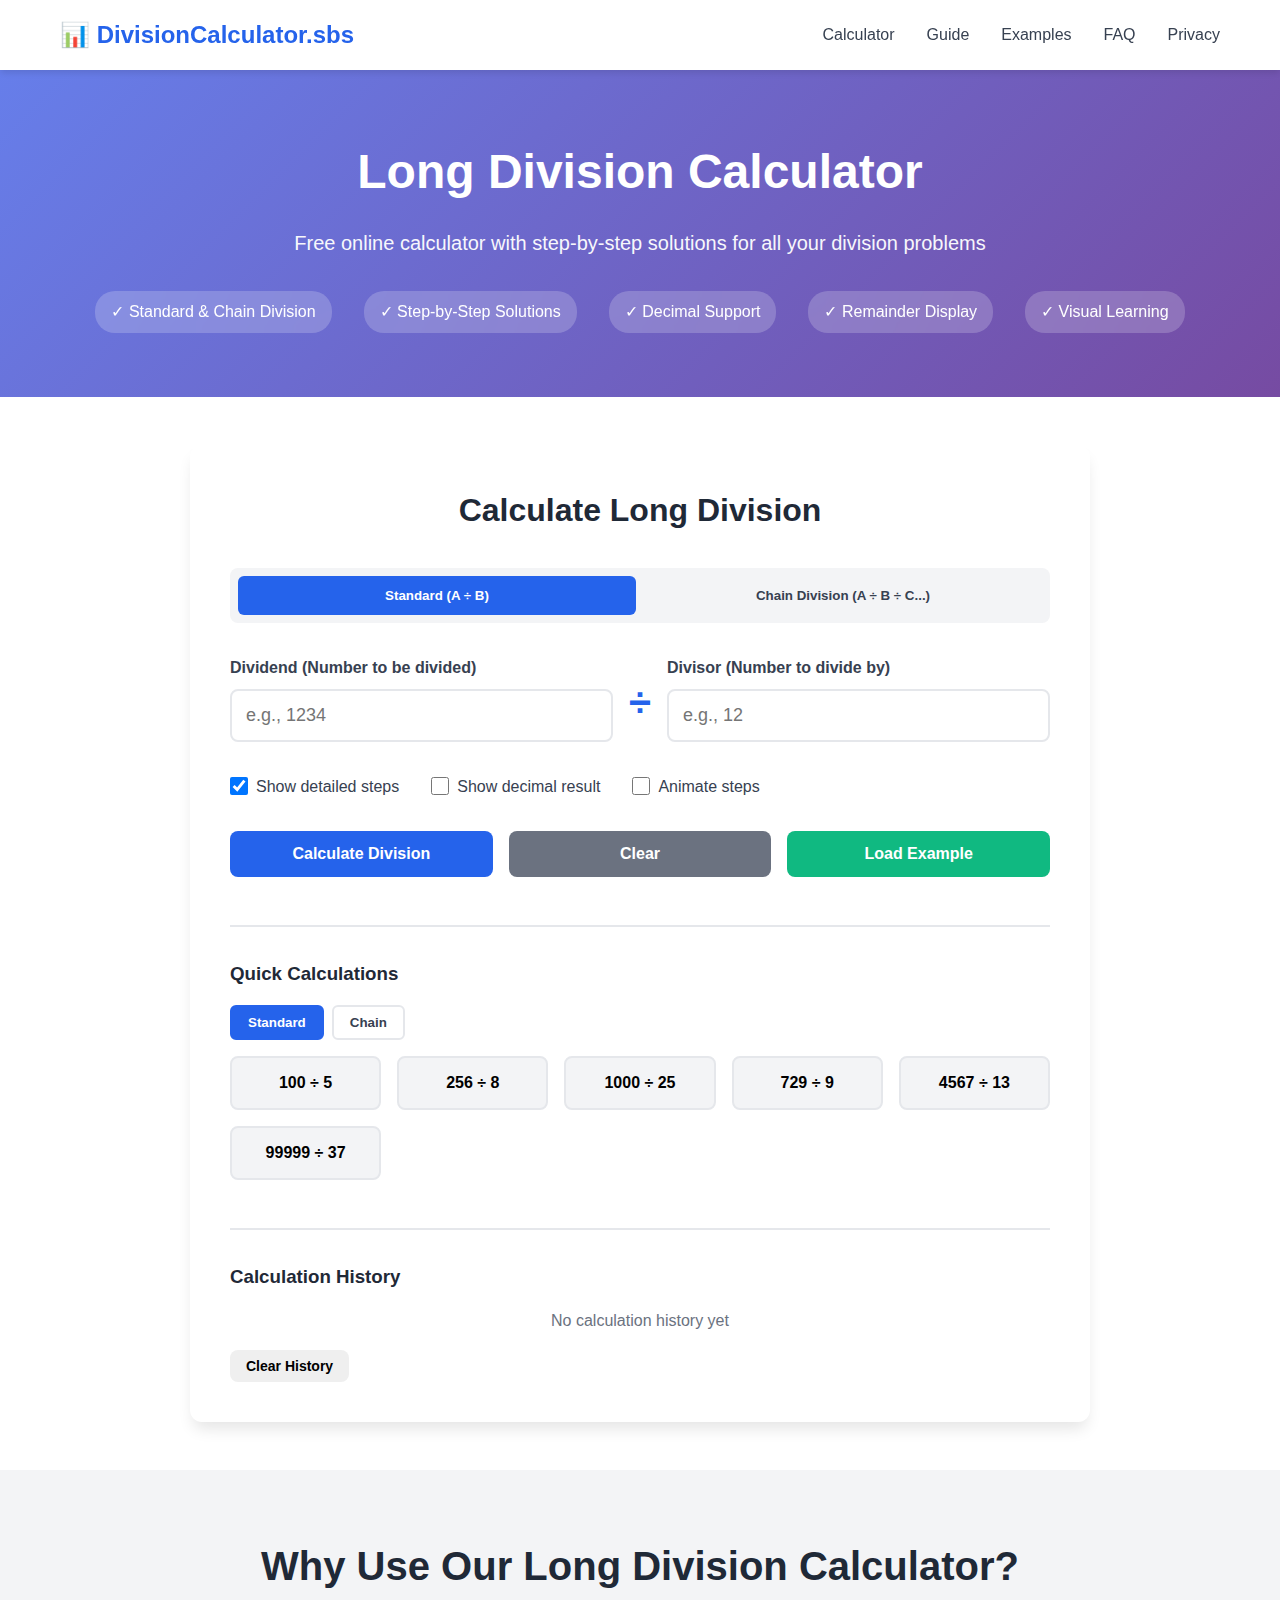
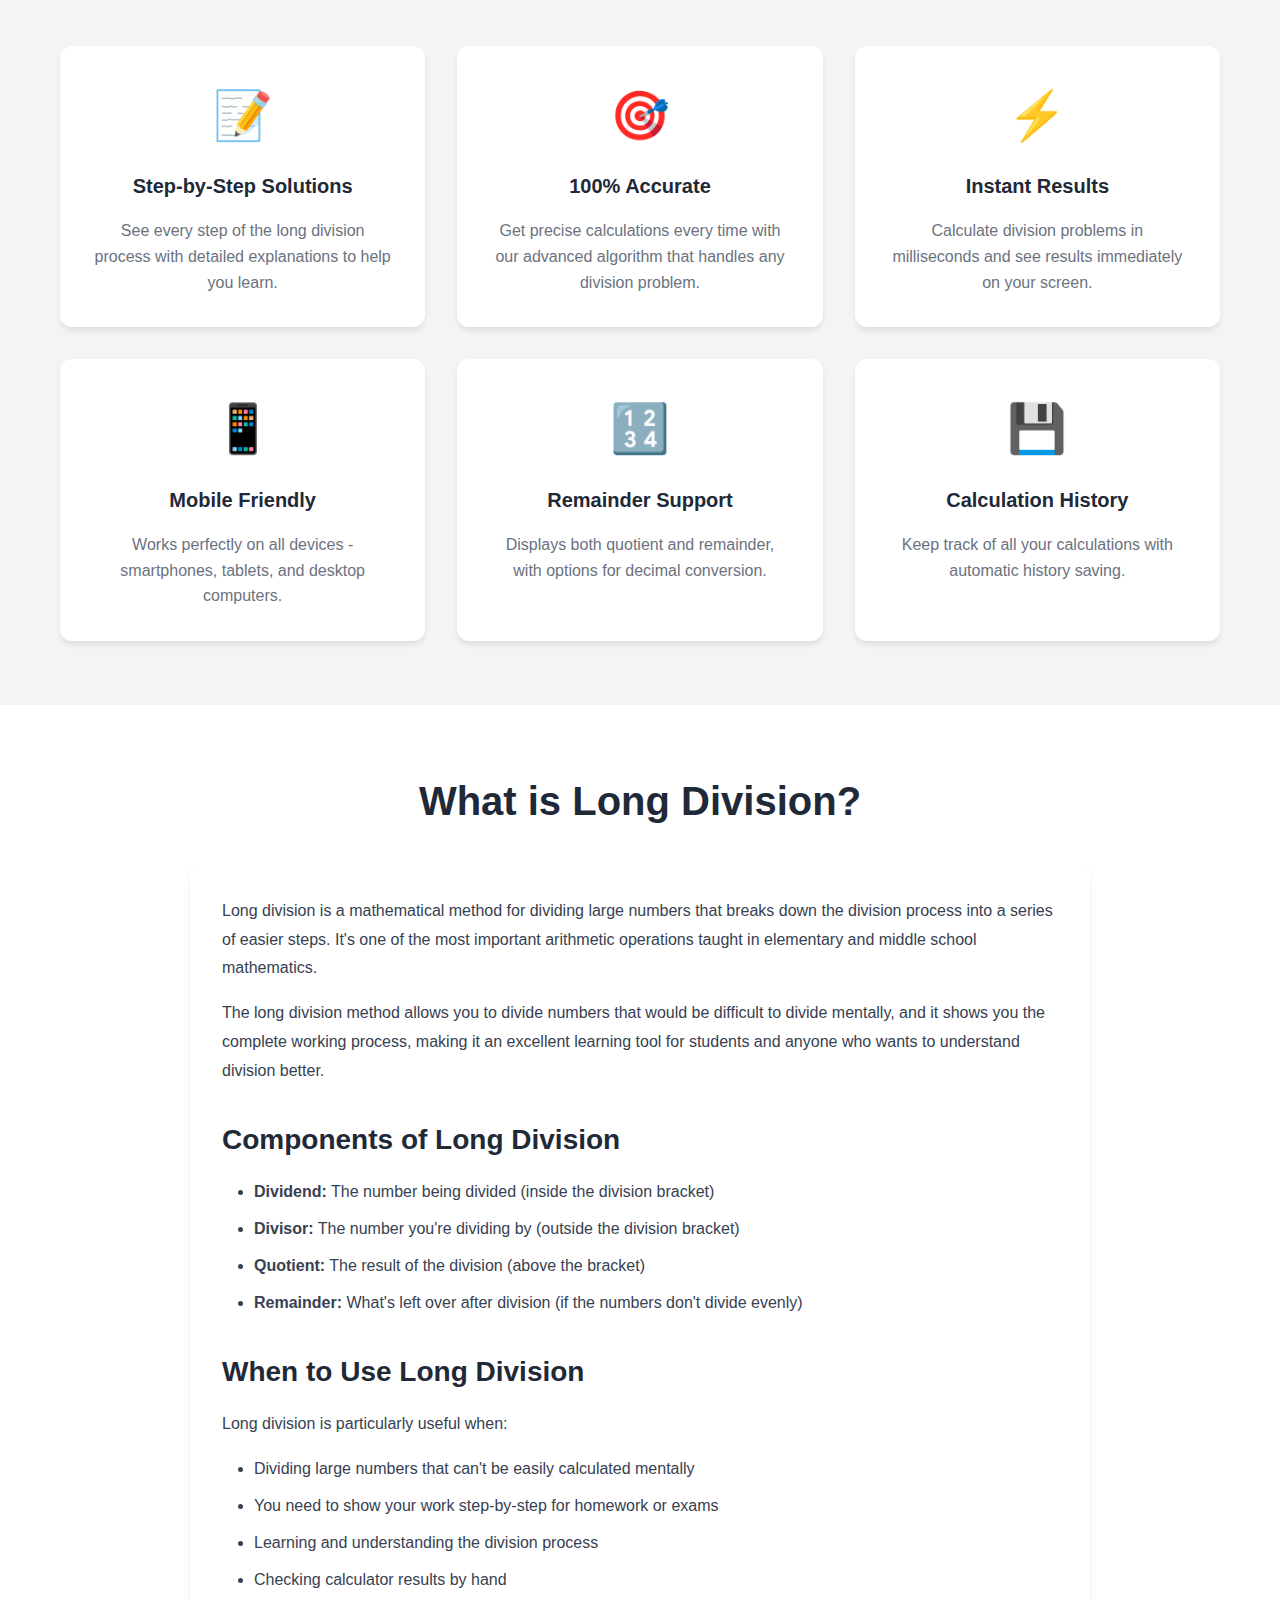
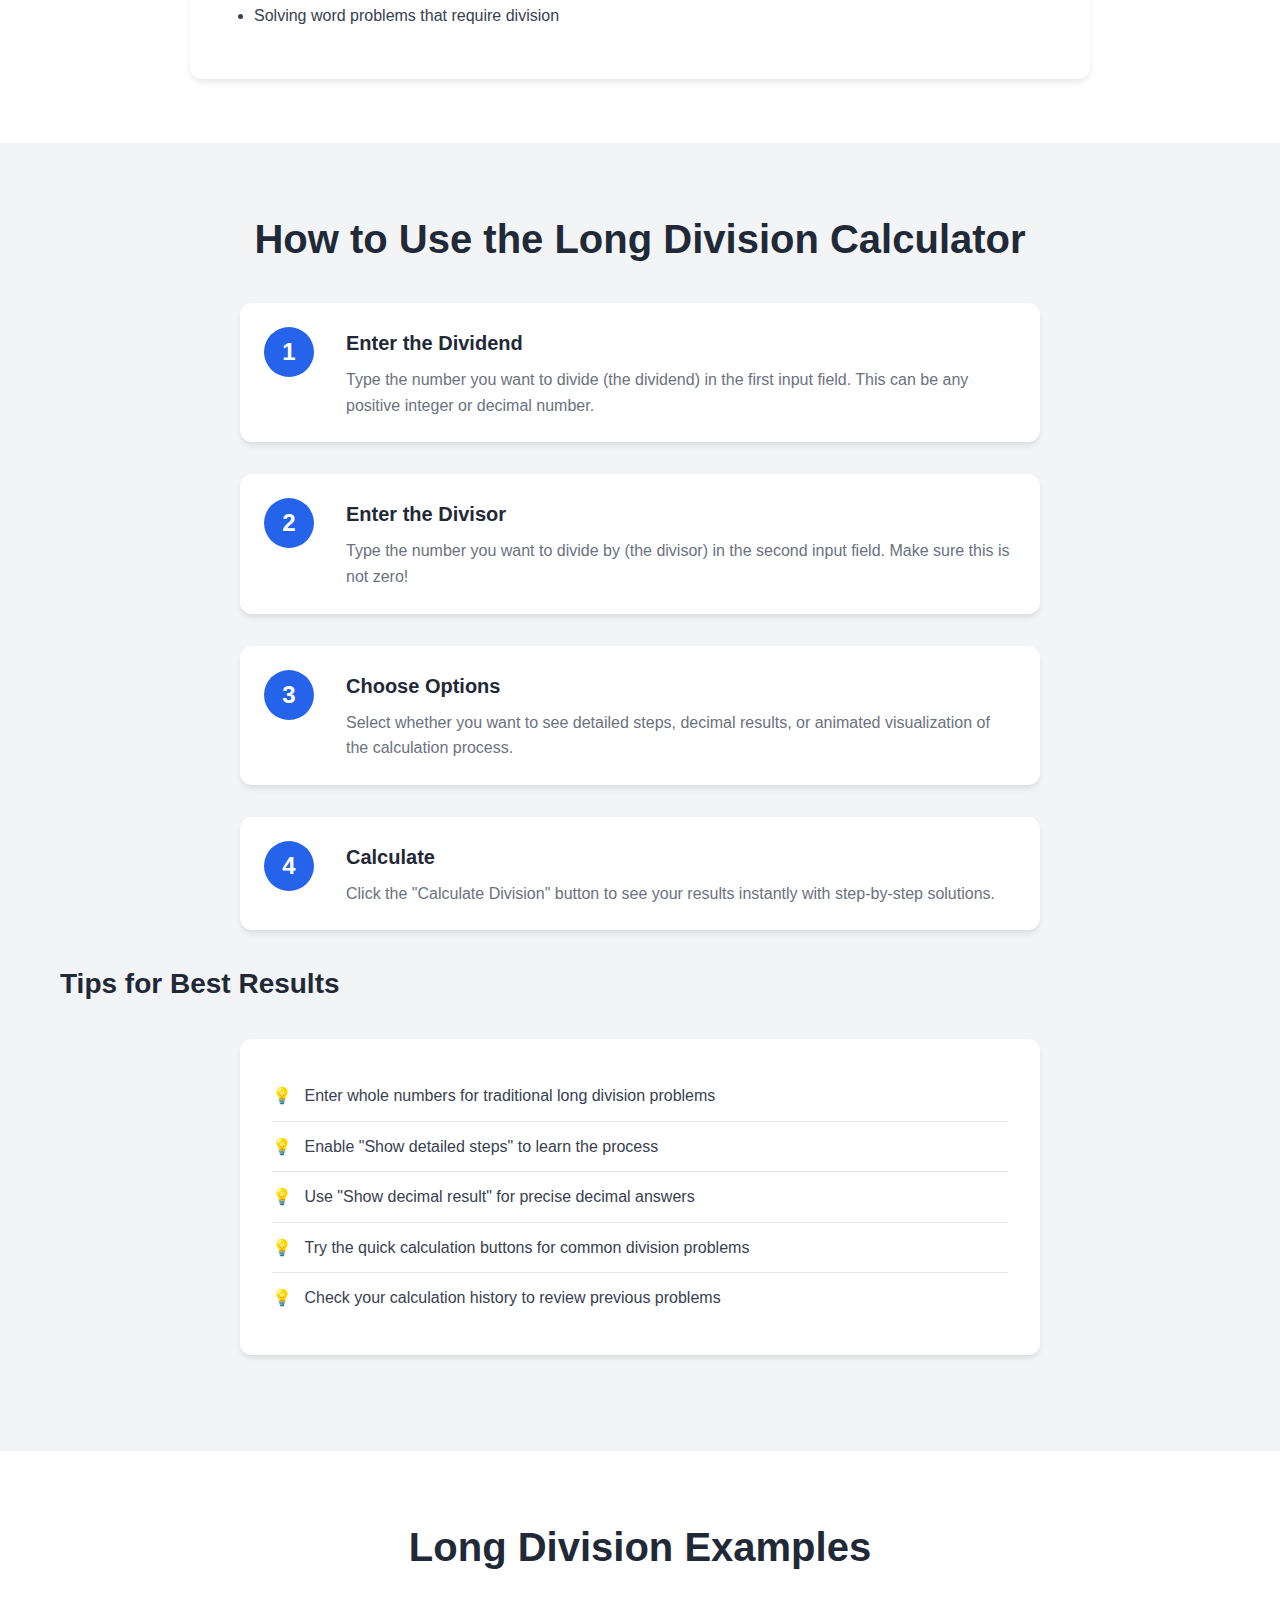
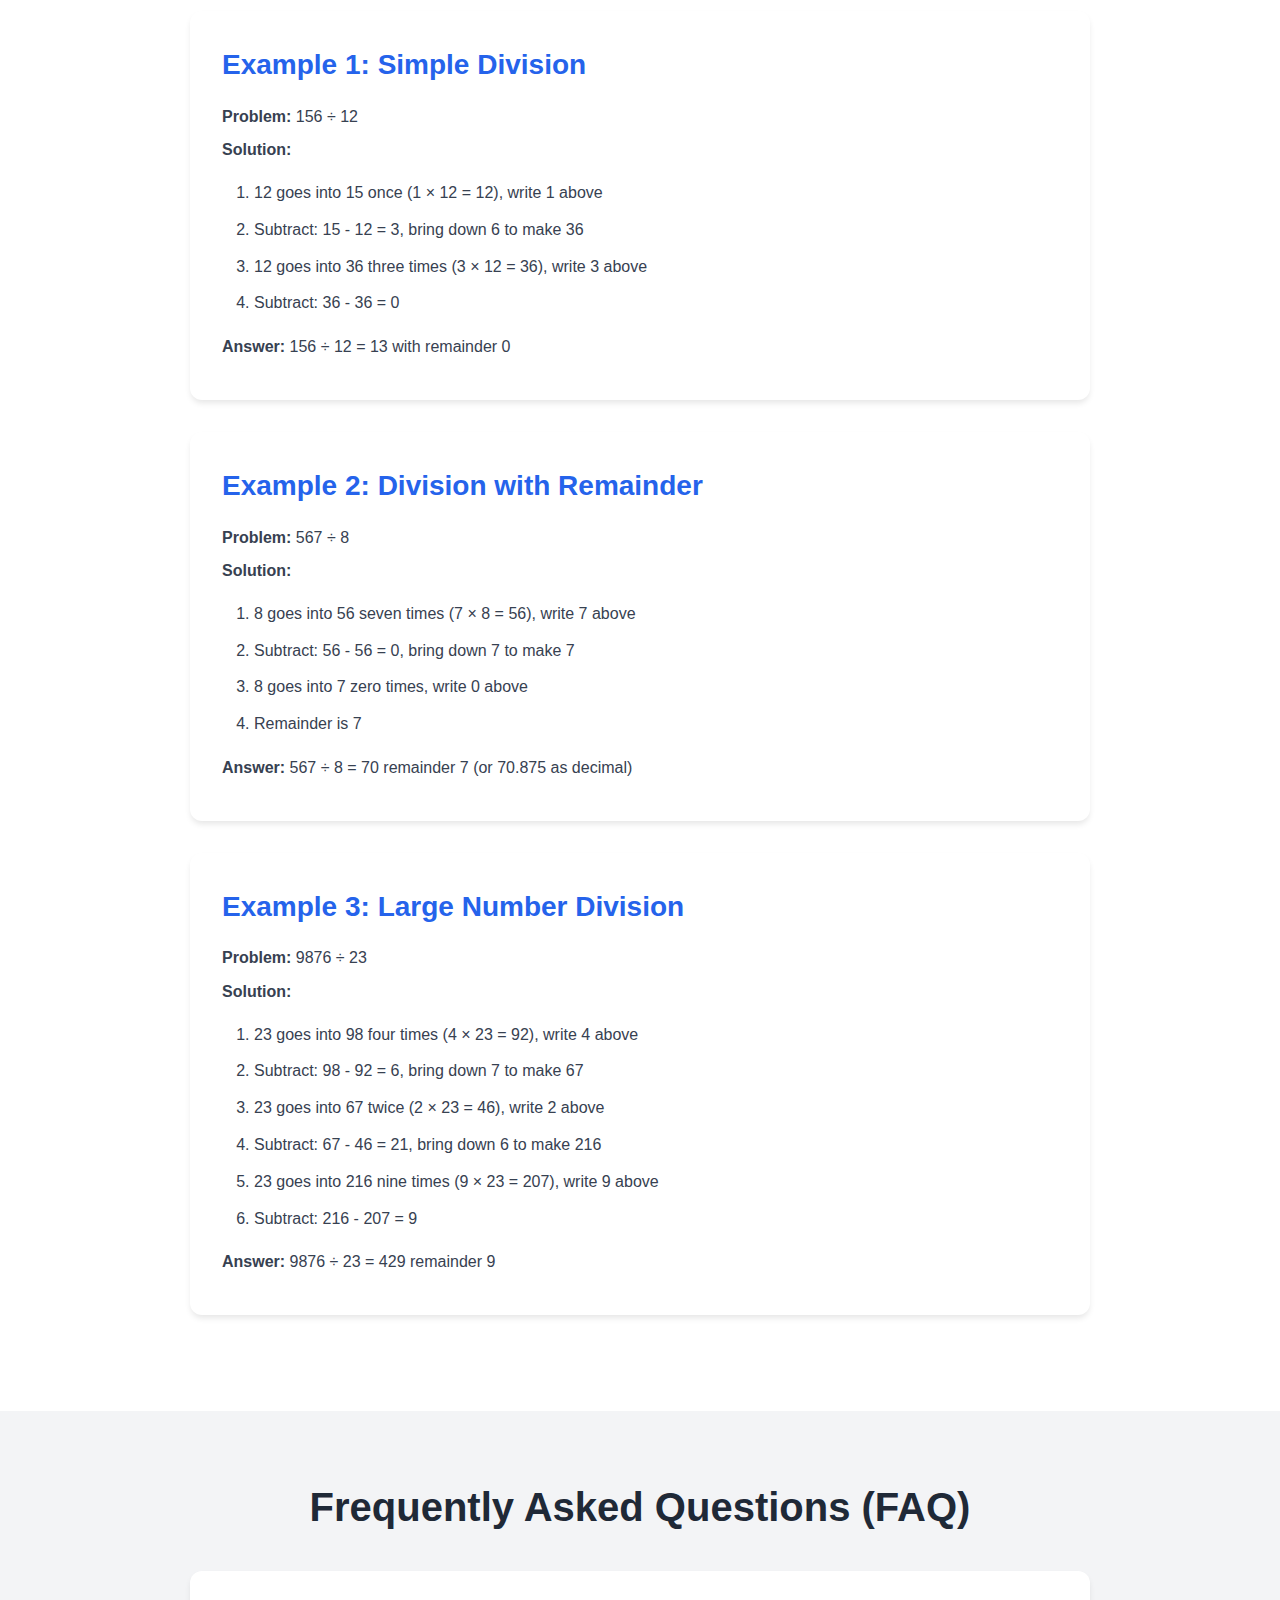
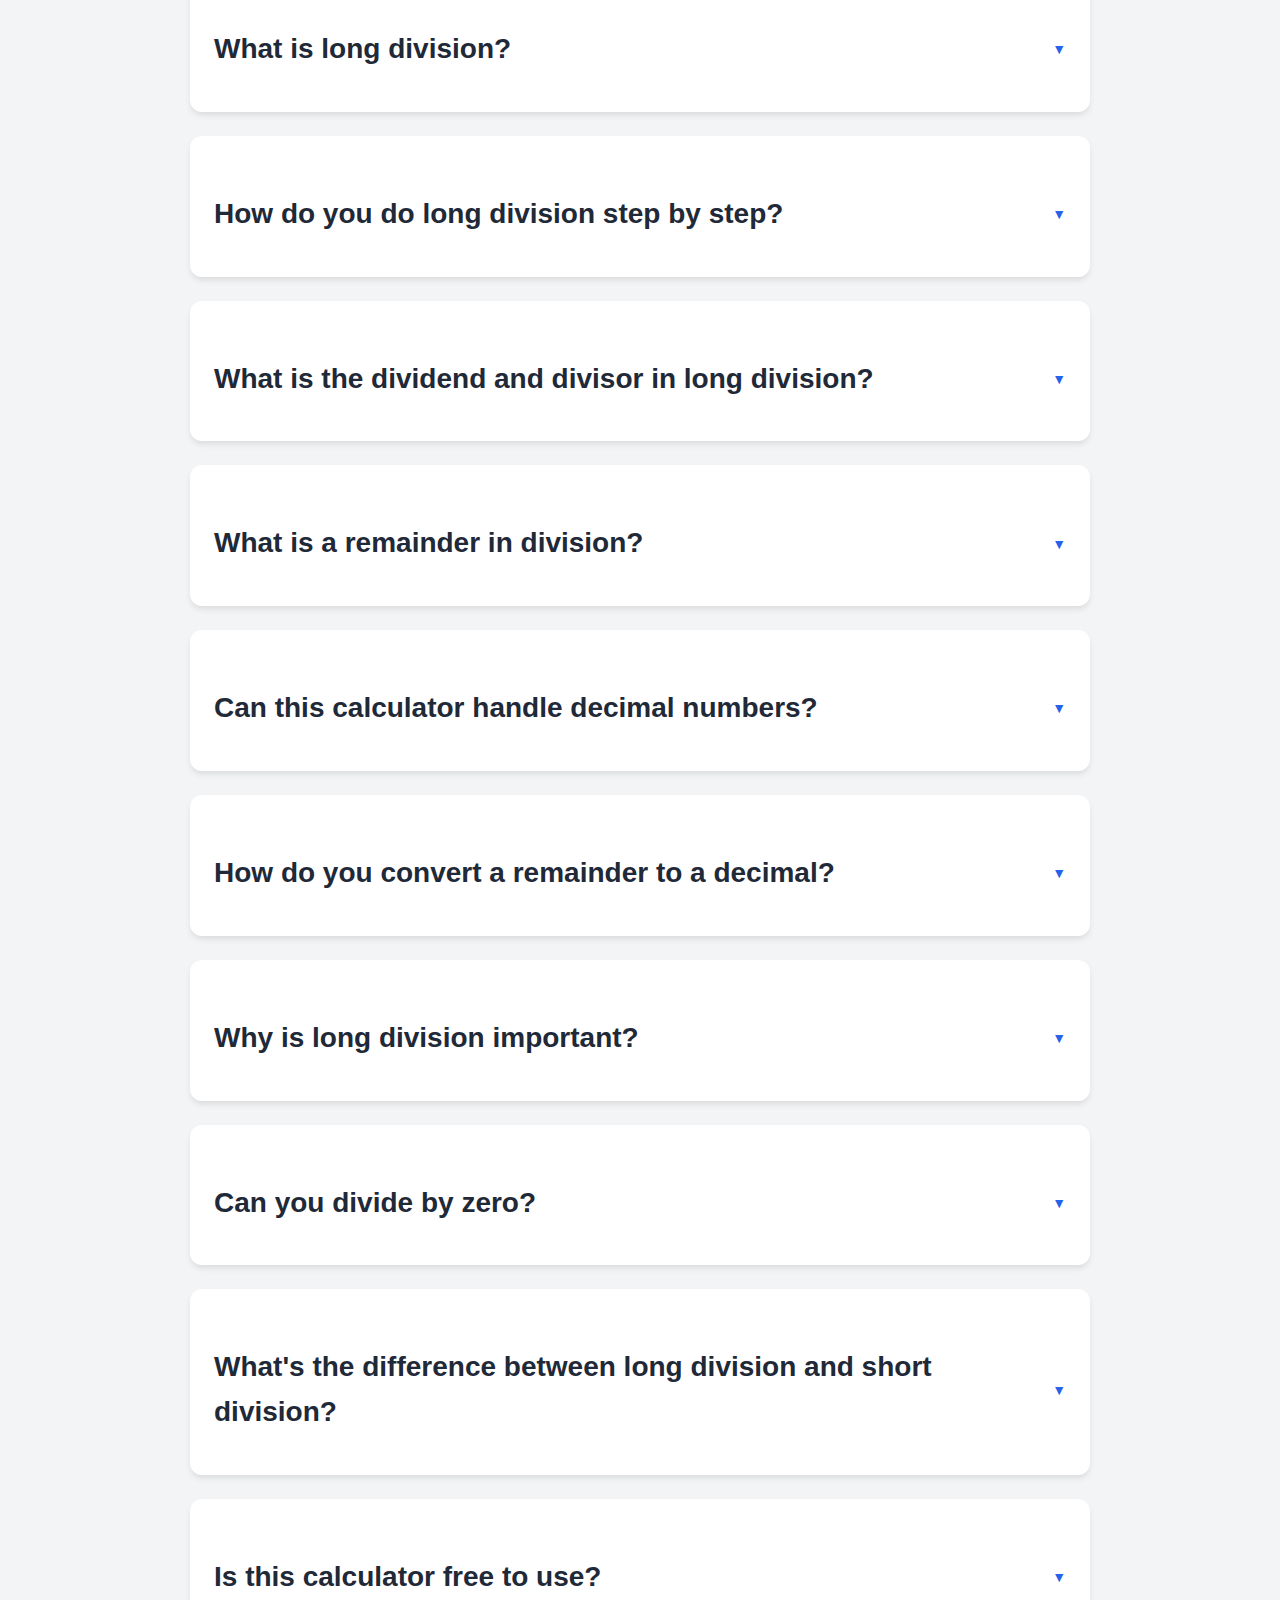
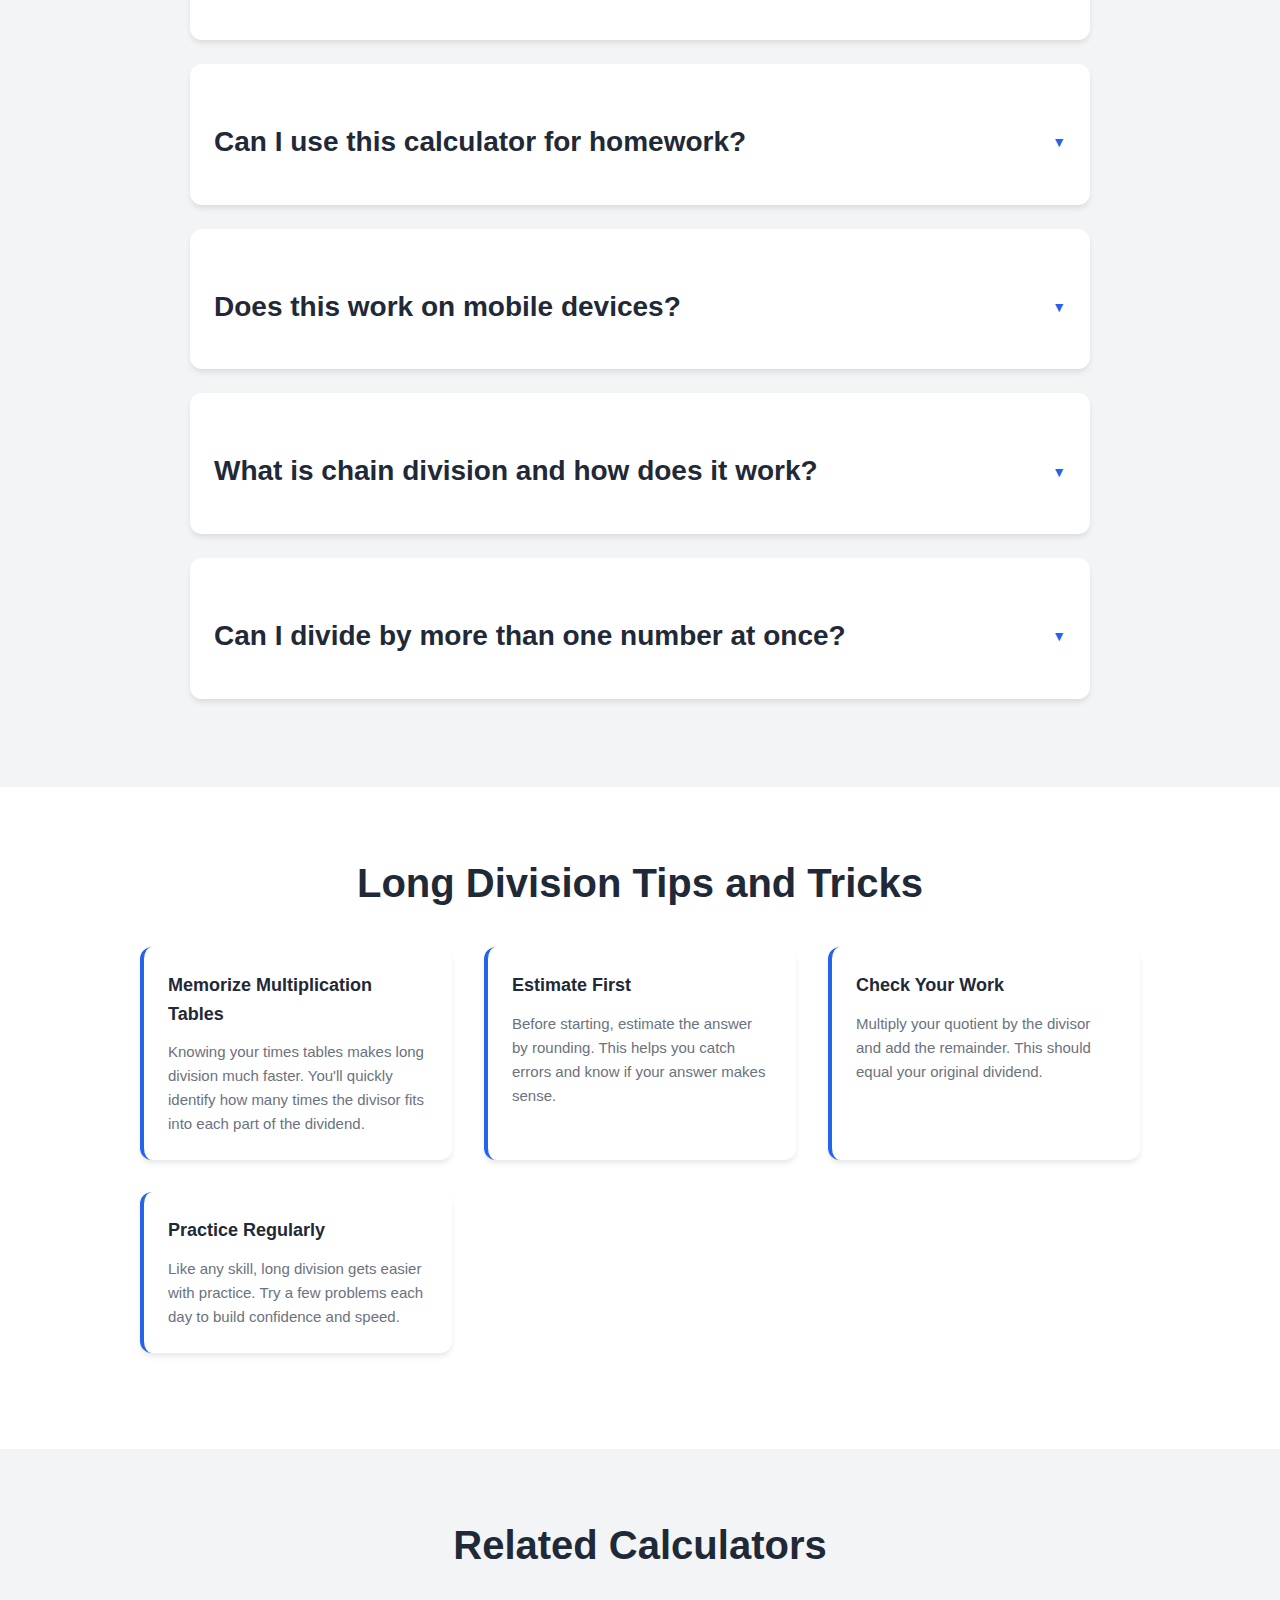
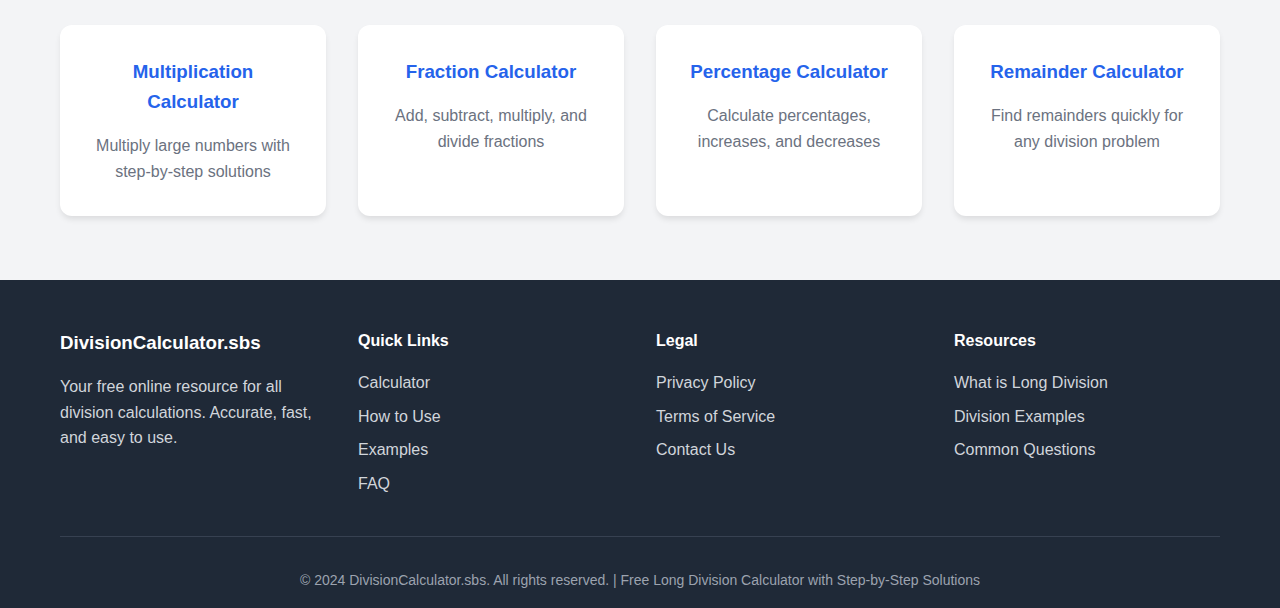
<file: index.html>
<!DOCTYPE html>
<html lang="en">
<head>
    <meta charset="UTF-8">
    <meta name="viewport" content="width=device-width, initial-scale=1.0">
    <meta name="description" content="Free online long division calculator with step-by-step solutions. Supports standard division (A÷B) and chain division (A÷B÷C÷D). Calculate division problems, see remainders, and learn with detailed explanations.">
    <meta name="keywords" content="long division calculator, division calculator, chain division calculator, long division with remainders, step by step division, division solver, math calculator, online division tool, division with decimals, continuous division, multiple divisors">
    <meta name="author" content="DivisionCalculator.sbs">
    <meta name="robots" content="index, follow">
    <meta name="googlebot" content="index, follow">
    
    <!-- Open Graph / Facebook -->
    <meta property="og:type" content="website">
    <meta property="og:url" content="https://divisioncalculator.sbs/">
    <meta property="og:title" content="Long Division Calculator - Free Online Division Tool">
    <meta property="og:description" content="Free online long division calculator with step-by-step solutions. Learn and solve division problems easily.">
    <meta property="og:image" content="https://divisioncalculator.sbs/og-image.jpg">
    
    <!-- Twitter -->
    <meta property="twitter:card" content="summary_large_image">
    <meta property="twitter:url" content="https://divisioncalculator.sbs/">
    <meta property="twitter:title" content="Long Division Calculator - Free Online Division Tool">
    <meta property="twitter:description" content="Free online long division calculator with step-by-step solutions.">
    
    <title>Long Division Calculator - Free Online Division Tool with Steps</title>
    <link rel="canonical" href="https://divisioncalculator.sbs/">
    <link rel="manifest" href="manifest.json">
    <link rel="stylesheet" href="styles.css">
    
    <!-- Favicon -->
    <link rel="icon" type="image/x-icon" href="favicon.ico">
    <link rel="apple-touch-icon" href="icon-192.png">
    
    <!-- Schema.org structured data -->
    <script type="application/ld+json">
    {
      "@context": "https://schema.org",
      "@type": "WebApplication",
      "name": "Long Division Calculator",
      "description": "Free online long division calculator with step-by-step solutions",
      "url": "https://divisioncalculator.sbs/",
      "applicationCategory": "UtilitiesApplication",
      "operatingSystem": "Any",
      "offers": {
        "@type": "Offer",
        "price": "0",
        "priceCurrency": "USD"
      },
      "aggregateRating": {
        "@type": "AggregateRating",
        "ratingValue": "4.8",
        "ratingCount": "1250"
      }
    }
    </script>
</head>
<body>
    <header>
        <nav class="navbar">
            <div class="container">
                <div class="logo">
                    <h1>📊 DivisionCalculator.sbs</h1>
                </div>
                <ul class="nav-links">
                    <li><a href="#calculator">Calculator</a></li>
                    <li><a href="blog.html">Guide</a></li>
                    <li><a href="#examples">Examples</a></li>
                    <li><a href="#faq">FAQ</a></li>
                    <li><a href="privacy.html">Privacy</a></li>
                </ul>
                <button class="mobile-menu-toggle" aria-label="Toggle menu">☰</button>
            </div>
        </nav>
    </header>

    <main>
        <!-- Google AdSense - Add your AdSense code here -->
        <!-- 
        <script async src="https://pagead2.googlesyndication.com/pagead/js/adsbygoogle.js?client=ca-pub-XXXXXXXXXX"
                crossorigin="anonymous"></script>
        -->
        
        <!-- Hero Section -->
        <section class="hero">
            <div class="container">
                <h1>Long Division Calculator</h1>
                <p class="subtitle">Free online calculator with step-by-step solutions for all your division problems</p>
                <div class="hero-features">
                    <span>✓ Standard & Chain Division</span>
                    <span>✓ Step-by-Step Solutions</span>
                    <span>✓ Decimal Support</span>
                    <span>✓ Remainder Display</span>
                    <span>✓ Visual Learning</span>
                </div>
            </div>
        </section>

        <!-- Calculator Section -->
        <section id="calculator" class="calculator-section">
            <div class="container">
                <div class="calculator-card">
                    <h2>Calculate Long Division</h2>
                    
                    <!-- Mode Switcher -->
                    <div class="mode-switcher">
                        <button class="mode-btn active" data-mode="simple">Standard (A ÷ B)</button>
                        <button class="mode-btn" data-mode="chain">Chain Division (A ÷ B ÷ C...)</button>
                    </div>
                    
                    <!-- Simple Division Mode -->
                    <div id="simpleMode" class="calculation-mode active">
                        <div class="input-group">
                            <div class="input-wrapper">
                                <label for="dividend">Dividend (Number to be divided)</label>
                                <input type="text" id="dividend" placeholder="e.g., 1234" autocomplete="off">
                            </div>
                            <div class="division-symbol">÷</div>
                            <div class="input-wrapper">
                                <label for="divisor">Divisor (Number to divide by)</label>
                                <input type="text" id="divisor" placeholder="e.g., 12" autocomplete="off">
                            </div>
                        </div>
                    </div>
                    
                    <!-- Chain Division Mode -->
                    <div id="chainMode" class="calculation-mode">
                        <div class="input-group-vertical">
                            <div class="input-wrapper">
                                <label for="chainDividend">Starting Number</label>
                                <input type="text" id="chainDividend" placeholder="e.g., 1000" autocomplete="off">
                            </div>
                            <div class="input-wrapper">
                                <label for="chainDivisors">Divisors (separate with commas or spaces)</label>
                                <input type="text" id="chainDivisors" placeholder="e.g., 5, 4, 10 or 5 4 10" autocomplete="off">
                                <small style="color: var(--text-light); margin-top: 0.5rem; display: block;">
                                    Example: "5, 2, 10" will calculate: Number ÷ 5 ÷ 2 ÷ 10
                                </small>
                            </div>
                        </div>
                    </div>

                    <div class="calculator-options">
                        <label class="checkbox-label">
                            <input type="checkbox" id="showSteps" checked>
                            <span>Show detailed steps</span>
                        </label>
                        <label class="checkbox-label">
                            <input type="checkbox" id="showDecimals">
                            <span>Show decimal result</span>
                        </label>
                        <label class="checkbox-label">
                            <input type="checkbox" id="showAnimation">
                            <span>Animate steps</span>
                        </label>
                    </div>

                    <div class="button-group">
                        <button id="calculateBtn" class="btn btn-primary">Calculate Division</button>
                        <button id="clearBtn" class="btn btn-secondary">Clear</button>
                        <button id="exampleBtn" class="btn btn-tertiary">Load Example</button>
                    </div>

                    <div id="result" class="result-container"></div>
                    
                    <div id="visualization" class="visualization-container"></div>

                    <div class="quick-calculations">
                        <h3>Quick Calculations</h3>
                        <div class="quick-calc-tabs">
                            <button class="quick-tab active" data-tab="simple">Standard</button>
                            <button class="quick-tab" data-tab="chain">Chain</button>
                        </div>
                        <div class="quick-calc-grid" id="quickSimple">
                            <button class="quick-calc-btn" data-dividend="100" data-divisor="5">100 ÷ 5</button>
                            <button class="quick-calc-btn" data-dividend="256" data-divisor="8">256 ÷ 8</button>
                            <button class="quick-calc-btn" data-dividend="1000" data-divisor="25">1000 ÷ 25</button>
                            <button class="quick-calc-btn" data-dividend="729" data-divisor="9">729 ÷ 9</button>
                            <button class="quick-calc-btn" data-dividend="4567" data-divisor="13">4567 ÷ 13</button>
                            <button class="quick-calc-btn" data-dividend="99999" data-divisor="37">99999 ÷ 37</button>
                        </div>
                        <div class="quick-calc-grid" id="quickChain" style="display: none;">
                            <button class="quick-calc-btn-chain" data-dividend="1000" data-divisors="5,4,10">1000 ÷ 5 ÷ 4 ÷ 10</button>
                            <button class="quick-calc-btn-chain" data-dividend="720" data-divisors="2,3,4">720 ÷ 2 ÷ 3 ÷ 4</button>
                            <button class="quick-calc-btn-chain" data-dividend="10000" data-divisors="25,8,5">10000 ÷ 25 ÷ 8 ÷ 5</button>
                            <button class="quick-calc-btn-chain" data-dividend="8640" data-divisors="12,6,4">8640 ÷ 12 ÷ 6 ÷ 4</button>
                            <button class="quick-calc-btn-chain" data-dividend="5040" data-divisors="7,6,5">5040 ÷ 7 ÷ 6 ÷ 5</button>
                            <button class="quick-calc-btn-chain" data-dividend="100000" data-divisors="10,10,10">100000 ÷ 10 ÷ 10 ÷ 10</button>
                        </div>
                    </div>

                    <div id="history" class="history-section">
                        <h3>Calculation History</h3>
                        <div id="historyList" class="history-list"></div>
                        <button id="clearHistory" class="btn btn-small">Clear History</button>
                    </div>
                </div>
            </div>
        </section>

        <!-- Features Section -->
        <section class="features-section">
            <div class="container">
                <h2>Why Use Our Long Division Calculator?</h2>
                <div class="features-grid">
                    <div class="feature-card">
                        <div class="feature-icon">📝</div>
                        <h3>Step-by-Step Solutions</h3>
                        <p>See every step of the long division process with detailed explanations to help you learn.</p>
                    </div>
                    <div class="feature-card">
                        <div class="feature-icon">🎯</div>
                        <h3>100% Accurate</h3>
                        <p>Get precise calculations every time with our advanced algorithm that handles any division problem.</p>
                    </div>
                    <div class="feature-card">
                        <div class="feature-icon">⚡</div>
                        <h3>Instant Results</h3>
                        <p>Calculate division problems in milliseconds and see results immediately on your screen.</p>
                    </div>
                    <div class="feature-card">
                        <div class="feature-icon">📱</div>
                        <h3>Mobile Friendly</h3>
                        <p>Works perfectly on all devices - smartphones, tablets, and desktop computers.</p>
                    </div>
                    <div class="feature-card">
                        <div class="feature-icon">🔢</div>
                        <h3>Remainder Support</h3>
                        <p>Displays both quotient and remainder, with options for decimal conversion.</p>
                    </div>
                    <div class="feature-card">
                        <div class="feature-icon">💾</div>
                        <h3>Calculation History</h3>
                        <p>Keep track of all your calculations with automatic history saving.</p>
                    </div>
                </div>
            </div>
        </section>

        <!-- What is Long Division -->
        <section id="what-is" class="content-section">
            <div class="container">
                <h2>What is Long Division?</h2>
                <div class="content-box">
                    <p>Long division is a mathematical method for dividing large numbers that breaks down the division process into a series of easier steps. It's one of the most important arithmetic operations taught in elementary and middle school mathematics.</p>
                    
                    <p>The long division method allows you to divide numbers that would be difficult to divide mentally, and it shows you the complete working process, making it an excellent learning tool for students and anyone who wants to understand division better.</p>
                    
                    <h3>Components of Long Division</h3>
                    <ul>
                        <li><strong>Dividend:</strong> The number being divided (inside the division bracket)</li>
                        <li><strong>Divisor:</strong> The number you're dividing by (outside the division bracket)</li>
                        <li><strong>Quotient:</strong> The result of the division (above the bracket)</li>
                        <li><strong>Remainder:</strong> What's left over after division (if the numbers don't divide evenly)</li>
                    </ul>

                    <h3>When to Use Long Division</h3>
                    <p>Long division is particularly useful when:</p>
                    <ul>
                        <li>Dividing large numbers that can't be easily calculated mentally</li>
                        <li>You need to show your work step-by-step for homework or exams</li>
                        <li>Learning and understanding the division process</li>
                        <li>Checking calculator results by hand</li>
                        <li>Solving word problems that require division</li>
                    </ul>
                </div>
            </div>
        </section>

        <!-- How to Use -->
        <section id="how-to" class="content-section bg-light">
            <div class="container">
                <h2>How to Use the Long Division Calculator</h2>
                <div class="steps-container">
                    <div class="step">
                        <div class="step-number">1</div>
                        <div class="step-content">
                            <h3>Enter the Dividend</h3>
                            <p>Type the number you want to divide (the dividend) in the first input field. This can be any positive integer or decimal number.</p>
                        </div>
                    </div>
                    <div class="step">
                        <div class="step-number">2</div>
                        <div class="step-content">
                            <h3>Enter the Divisor</h3>
                            <p>Type the number you want to divide by (the divisor) in the second input field. Make sure this is not zero!</p>
                        </div>
                    </div>
                    <div class="step">
                        <div class="step-number">3</div>
                        <div class="step-content">
                            <h3>Choose Options</h3>
                            <p>Select whether you want to see detailed steps, decimal results, or animated visualization of the calculation process.</p>
                        </div>
                    </div>
                    <div class="step">
                        <div class="step-number">4</div>
                        <div class="step-content">
                            <h3>Calculate</h3>
                            <p>Click the "Calculate Division" button to see your results instantly with step-by-step solutions.</p>
                        </div>
                    </div>
                </div>

                <h3>Tips for Best Results</h3>
                <div class="tips-box">
                    <ul>
                        <li>Enter whole numbers for traditional long division problems</li>
                        <li>Enable "Show detailed steps" to learn the process</li>
                        <li>Use "Show decimal result" for precise decimal answers</li>
                        <li>Try the quick calculation buttons for common division problems</li>
                        <li>Check your calculation history to review previous problems</li>
                    </ul>
                </div>
            </div>
        </section>

        <!-- Examples Section -->
        <section id="examples" class="content-section">
            <div class="container">
                <h2>Long Division Examples</h2>
                
                <div class="example-card">
                    <h3>Example 1: Simple Division</h3>
                    <div class="example-content">
                        <p><strong>Problem:</strong> 156 ÷ 12</p>
                        <p><strong>Solution:</strong></p>
                        <ol>
                            <li>12 goes into 15 once (1 × 12 = 12), write 1 above</li>
                            <li>Subtract: 15 - 12 = 3, bring down 6 to make 36</li>
                            <li>12 goes into 36 three times (3 × 12 = 36), write 3 above</li>
                            <li>Subtract: 36 - 36 = 0</li>
                        </ol>
                        <p><strong>Answer:</strong> 156 ÷ 12 = 13 with remainder 0</p>
                    </div>
                </div>

                <div class="example-card">
                    <h3>Example 2: Division with Remainder</h3>
                    <div class="example-content">
                        <p><strong>Problem:</strong> 567 ÷ 8</p>
                        <p><strong>Solution:</strong></p>
                        <ol>
                            <li>8 goes into 56 seven times (7 × 8 = 56), write 7 above</li>
                            <li>Subtract: 56 - 56 = 0, bring down 7 to make 7</li>
                            <li>8 goes into 7 zero times, write 0 above</li>
                            <li>Remainder is 7</li>
                        </ol>
                        <p><strong>Answer:</strong> 567 ÷ 8 = 70 remainder 7 (or 70.875 as decimal)</p>
                    </div>
                </div>

                <div class="example-card">
                    <h3>Example 3: Large Number Division</h3>
                    <div class="example-content">
                        <p><strong>Problem:</strong> 9876 ÷ 23</p>
                        <p><strong>Solution:</strong></p>
                        <ol>
                            <li>23 goes into 98 four times (4 × 23 = 92), write 4 above</li>
                            <li>Subtract: 98 - 92 = 6, bring down 7 to make 67</li>
                            <li>23 goes into 67 twice (2 × 23 = 46), write 2 above</li>
                            <li>Subtract: 67 - 46 = 21, bring down 6 to make 216</li>
                            <li>23 goes into 216 nine times (9 × 23 = 207), write 9 above</li>
                            <li>Subtract: 216 - 207 = 9</li>
                        </ol>
                        <p><strong>Answer:</strong> 9876 ÷ 23 = 429 remainder 9</p>
                    </div>
                </div>
            </div>
        </section>

        <!-- FAQ Section -->
        <section id="faq" class="content-section bg-light">
            <div class="container">
                <h2>Frequently Asked Questions (FAQ)</h2>
                
                <div class="faq-container">
                    <div class="faq-item">
                        <h3 class="faq-question">What is long division?</h3>
                        <div class="faq-answer">
                            <p>Long division is a method for dividing one number by another, breaking down the calculation into a series of easy steps. It's particularly useful for dividing large numbers and shows the complete working process including remainders.</p>
                        </div>
                    </div>

                    <div class="faq-item">
                        <h3 class="faq-question">How do you do long division step by step?</h3>
                        <div class="faq-answer">
                            <p>Follow these steps: 1) Divide the first digit(s) of the dividend by the divisor. 2) Write the quotient above the division symbol. 3) Multiply the quotient by the divisor and write below. 4) Subtract to find the remainder. 5) Bring down the next digit. 6) Repeat until all digits are used.</p>
                        </div>
                    </div>

                    <div class="faq-item">
                        <h3 class="faq-question">What is the dividend and divisor in long division?</h3>
                        <div class="faq-answer">
                            <p>The dividend is the number being divided (the larger number inside the division bracket). The divisor is the number you're dividing by (the number outside the bracket). For example, in 100 ÷ 5, 100 is the dividend and 5 is the divisor.</p>
                        </div>
                    </div>

                    <div class="faq-item">
                        <h3 class="faq-question">What is a remainder in division?</h3>
                        <div class="faq-answer">
                            <p>A remainder is the amount left over after division when the dividend doesn't divide evenly by the divisor. For example, 17 ÷ 5 = 3 remainder 2, because 5 goes into 17 three times (15) with 2 left over.</p>
                        </div>
                    </div>

                    <div class="faq-item">
                        <h3 class="faq-question">Can this calculator handle decimal numbers?</h3>
                        <div class="faq-answer">
                            <p>Yes! Our calculator can handle decimal numbers in both the dividend and divisor. You can also choose to display results as decimals instead of remainders by enabling the "Show decimal result" option.</p>
                        </div>
                    </div>

                    <div class="faq-item">
                        <h3 class="faq-question">How do you convert a remainder to a decimal?</h3>
                        <div class="faq-answer">
                            <p>To convert a remainder to a decimal, continue the division process by adding a decimal point and zeros to the dividend. For example, 7 ÷ 4 = 1 R3 can be continued as 1.75 by treating the remainder 3 as 3.00 and continuing division.</p>
                        </div>
                    </div>

                    <div class="faq-item">
                        <h3 class="faq-question">Why is long division important?</h3>
                        <div class="faq-answer">
                            <p>Long division is important because it: 1) Helps understand how division works, 2) Develops problem-solving skills, 3) Is essential for algebra and higher mathematics, 4) Allows you to divide without a calculator, and 5) Shows the complete working process for verification.</p>
                        </div>
                    </div>

                    <div class="faq-item">
                        <h3 class="faq-question">Can you divide by zero?</h3>
                        <div class="faq-answer">
                            <p>No, division by zero is undefined in mathematics. It's impossible to divide any number by zero because there's no number that, when multiplied by zero, gives you the dividend. Our calculator will show an error if you try to divide by zero.</p>
                        </div>
                    </div>

                    <div class="faq-item">
                        <h3 class="faq-question">What's the difference between long division and short division?</h3>
                        <div class="faq-answer">
                            <p>Long division shows all steps written out completely, making it easier to follow and learn. Short division is a quicker method where some steps are done mentally, typically used with single-digit divisors. Long division works for any size numbers.</p>
                        </div>
                    </div>

                    <div class="faq-item">
                        <h3 class="faq-question">Is this calculator free to use?</h3>
                        <div class="faq-answer">
                            <p>Yes! This long division calculator is completely free to use with no registration required. You can perform unlimited calculations and access all features including step-by-step solutions and calculation history.</p>
                        </div>
                    </div>

                    <div class="faq-item">
                        <h3 class="faq-question">Can I use this calculator for homework?</h3>
                        <div class="faq-answer">
                            <p>Yes, but we recommend using it as a learning tool. Use the step-by-step feature to understand how long division works, then try to solve problems on your own. It's great for checking your answers and learning from mistakes.</p>
                        </div>
                    </div>

                    <div class="faq-item">
                        <h3 class="faq-question">Does this work on mobile devices?</h3>
                        <div class="faq-answer">
                            <p>Absolutely! Our calculator is fully responsive and works perfectly on smartphones, tablets, and desktop computers. The interface adapts to your screen size for the best experience on any device.</p>
                        </div>
                    </div>

                    <div class="faq-item">
                        <h3 class="faq-question">What is chain division and how does it work?</h3>
                        <div class="faq-answer">
                            <p>Chain division (or continuous division) is dividing a number by multiple divisors in sequence. For example: 1000 ÷ 5 ÷ 4 ÷ 10 means divide 1000 by 5 (=200), then divide 200 by 4 (=50), then divide 50 by 10 (=5). Our calculator supports both standard division (A÷B) and chain division (A÷B÷C÷D...) with detailed step-by-step solutions for each division in the chain.</p>
                        </div>
                    </div>

                    <div class="faq-item">
                        <h3 class="faq-question">Can I divide by more than one number at once?</h3>
                        <div class="faq-answer">
                            <p>Yes! Switch to "Chain Division" mode and enter multiple divisors separated by commas or spaces. The calculator will divide your starting number by each divisor in sequence and show you each step. This is useful for complex calculations or when you need to divide repeatedly.</p>
                        </div>
                    </div>
                </div>
            </div>
        </section>

        <!-- Additional Tips Section -->
        <section class="content-section">
            <div class="container">
                <h2>Long Division Tips and Tricks</h2>
                <div class="tips-grid">
                    <div class="tip-card">
                        <h3>Memorize Multiplication Tables</h3>
                        <p>Knowing your times tables makes long division much faster. You'll quickly identify how many times the divisor fits into each part of the dividend.</p>
                    </div>
                    <div class="tip-card">
                        <h3>Estimate First</h3>
                        <p>Before starting, estimate the answer by rounding. This helps you catch errors and know if your answer makes sense.</p>
                    </div>
                    <div class="tip-card">
                        <h3>Check Your Work</h3>
                        <p>Multiply your quotient by the divisor and add the remainder. This should equal your original dividend.</p>
                    </div>
                    <div class="tip-card">
                        <h3>Practice Regularly</h3>
                        <p>Like any skill, long division gets easier with practice. Try a few problems each day to build confidence and speed.</p>
                    </div>
                </div>
            </div>
        </section>

        <!-- Related Calculators -->
        <section class="related-section">
            <div class="container">
                <h2>Related Calculators</h2>
                <div class="related-grid">
                    <div class="related-card">
                        <h3>Multiplication Calculator</h3>
                        <p>Multiply large numbers with step-by-step solutions</p>
                    </div>
                    <div class="related-card">
                        <h3>Fraction Calculator</h3>
                        <p>Add, subtract, multiply, and divide fractions</p>
                    </div>
                    <div class="related-card">
                        <h3>Percentage Calculator</h3>
                        <p>Calculate percentages, increases, and decreases</p>
                    </div>
                    <div class="related-card">
                        <h3>Remainder Calculator</h3>
                        <p>Find remainders quickly for any division problem</p>
                    </div>
                </div>
            </div>
        </section>
    </main>

    <footer>
        <div class="container">
            <div class="footer-content">
                <div class="footer-section">
                    <h3>DivisionCalculator.sbs</h3>
                    <p>Your free online resource for all division calculations. Accurate, fast, and easy to use.</p>
                </div>
                <div class="footer-section">
                    <h4>Quick Links</h4>
                    <ul>
                        <li><a href="#calculator">Calculator</a></li>
                        <li><a href="#how-to">How to Use</a></li>
                        <li><a href="#examples">Examples</a></li>
                        <li><a href="#faq">FAQ</a></li>
                    </ul>
                </div>
                <div class="footer-section">
                    <h4>Legal</h4>
                    <ul>
                        <li><a href="privacy.html">Privacy Policy</a></li>
                        <li><a href="#terms">Terms of Service</a></li>
                        <li><a href="#contact">Contact Us</a></li>
                    </ul>
                </div>
                <div class="footer-section">
                    <h4>Resources</h4>
                    <ul>
                        <li><a href="#what-is">What is Long Division</a></li>
                        <li><a href="#examples">Division Examples</a></li>
                        <li><a href="#faq">Common Questions</a></li>
                    </ul>
                </div>
            </div>
            <div class="footer-bottom">
                <p>&copy; 2024 DivisionCalculator.sbs. All rights reserved. | Free Long Division Calculator with Step-by-Step Solutions</p>
            </div>
        </div>
    </footer>

    <script src="script.js"></script>
</body>
</html>
</file>
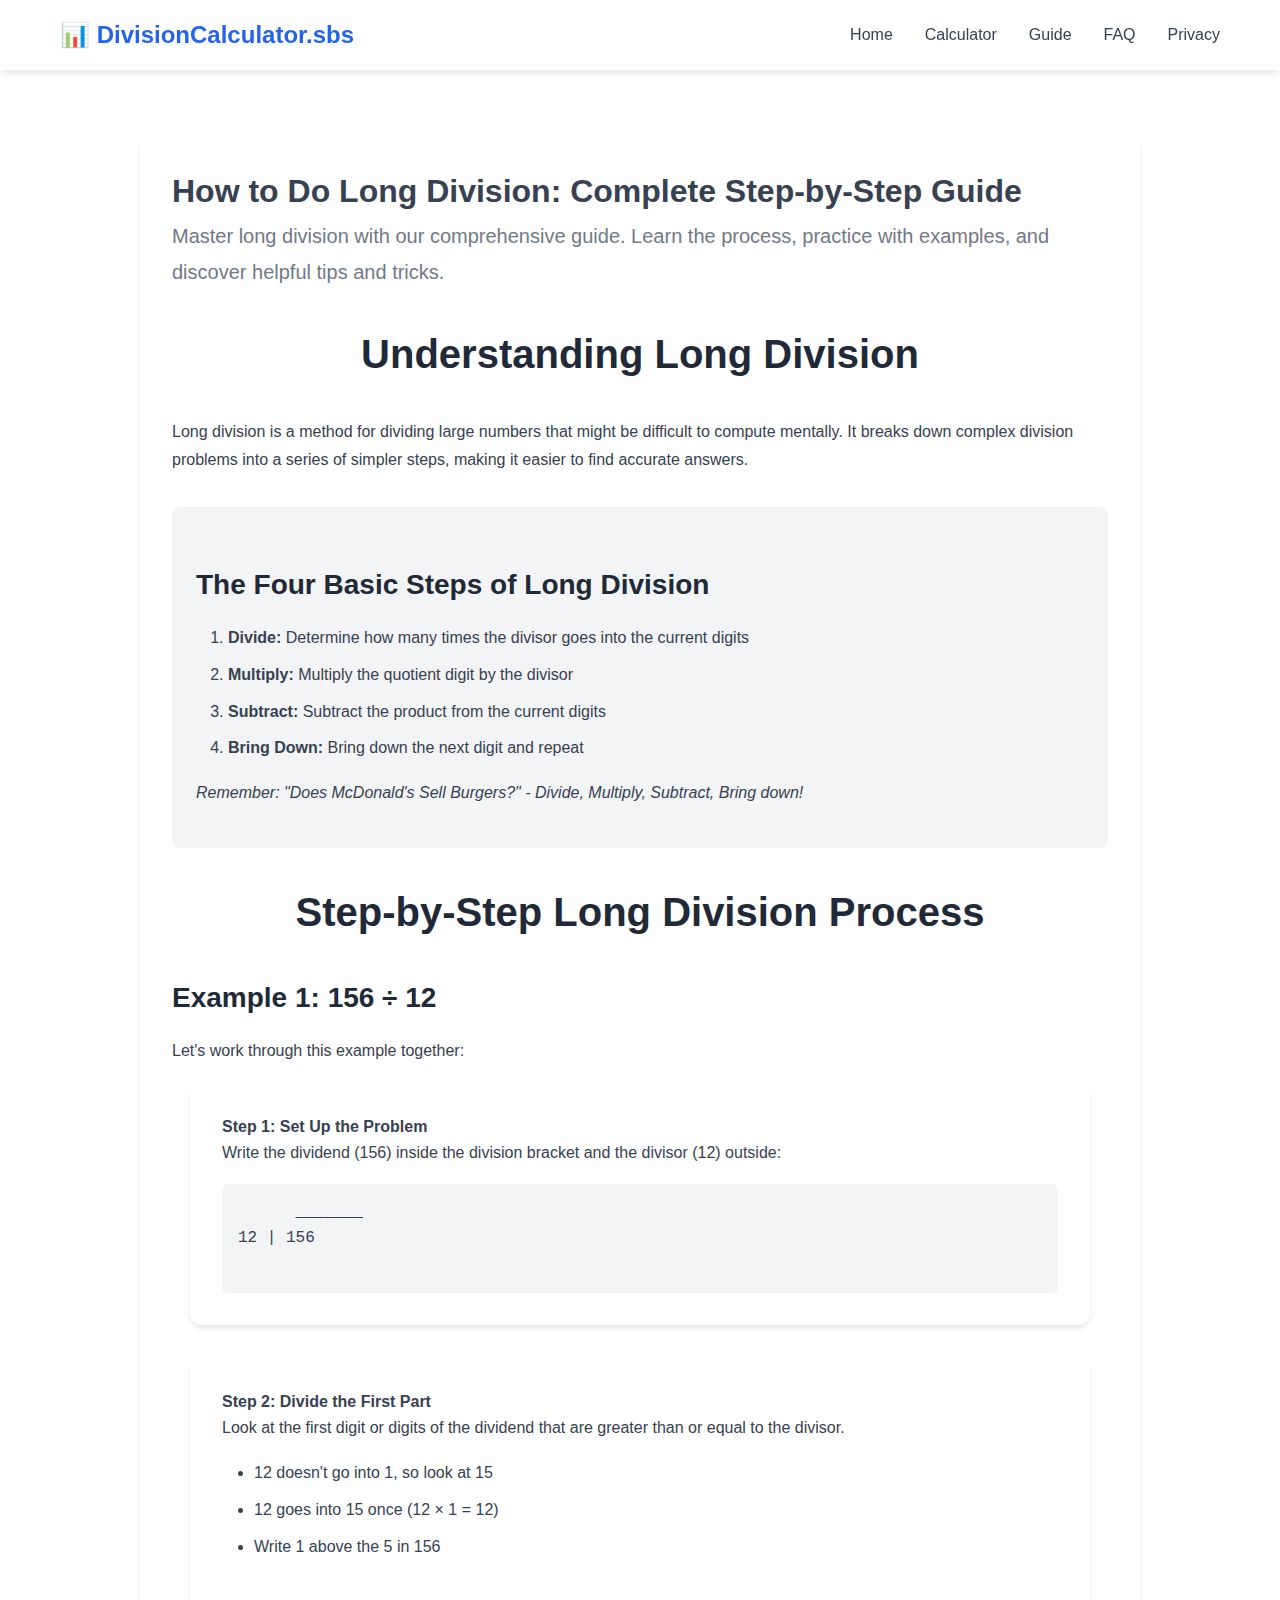
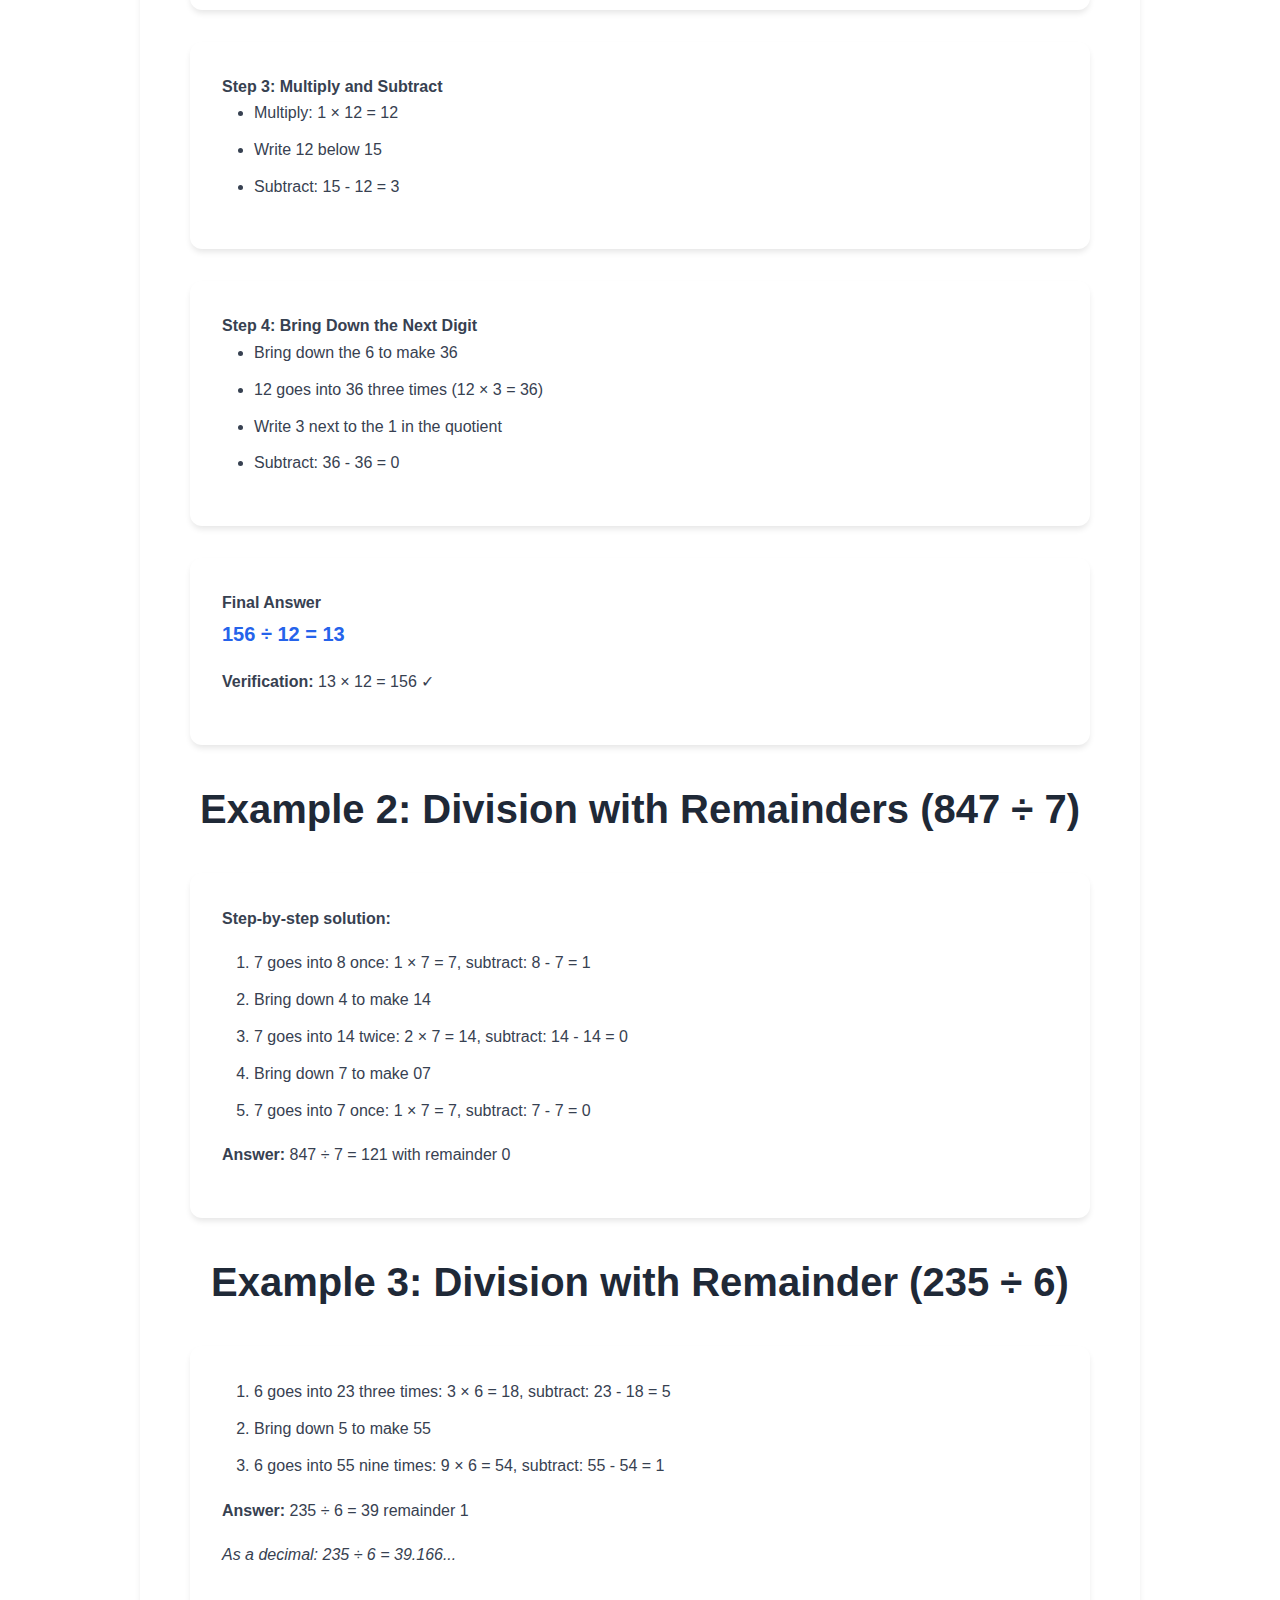
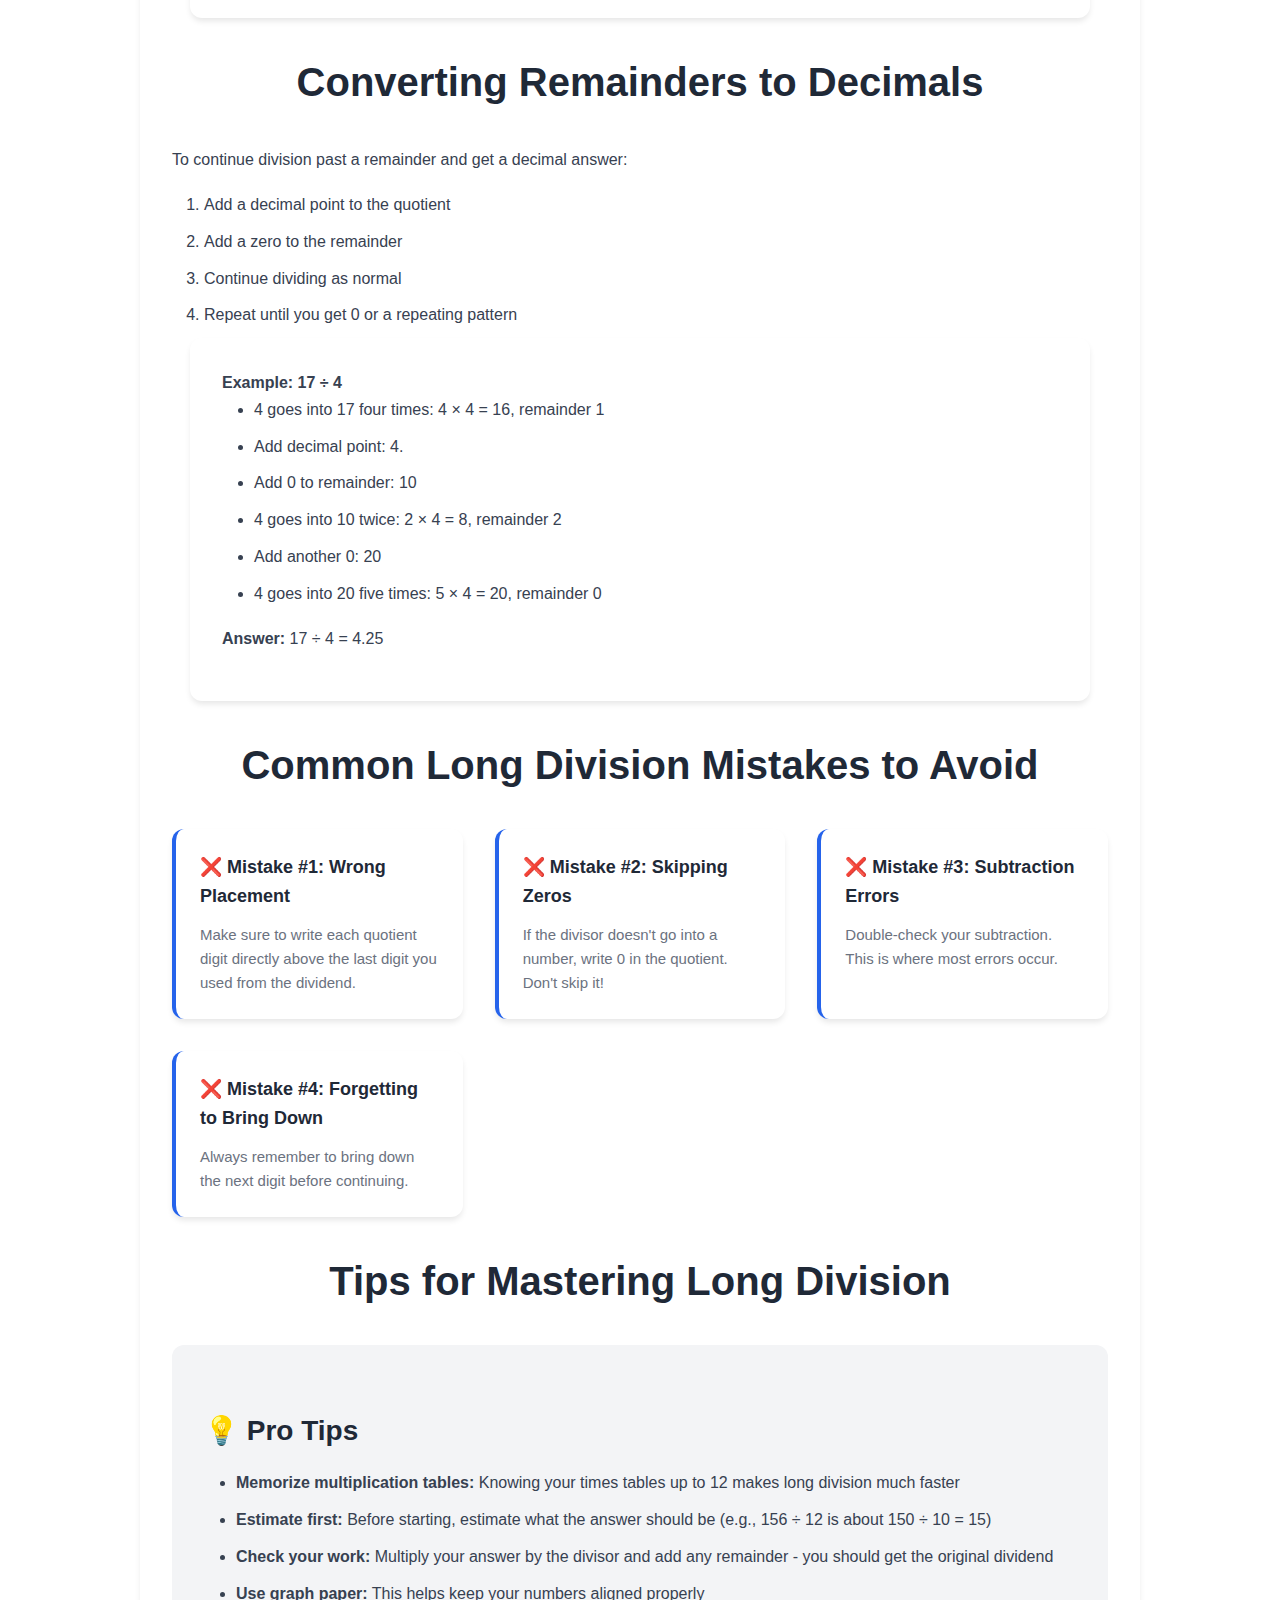
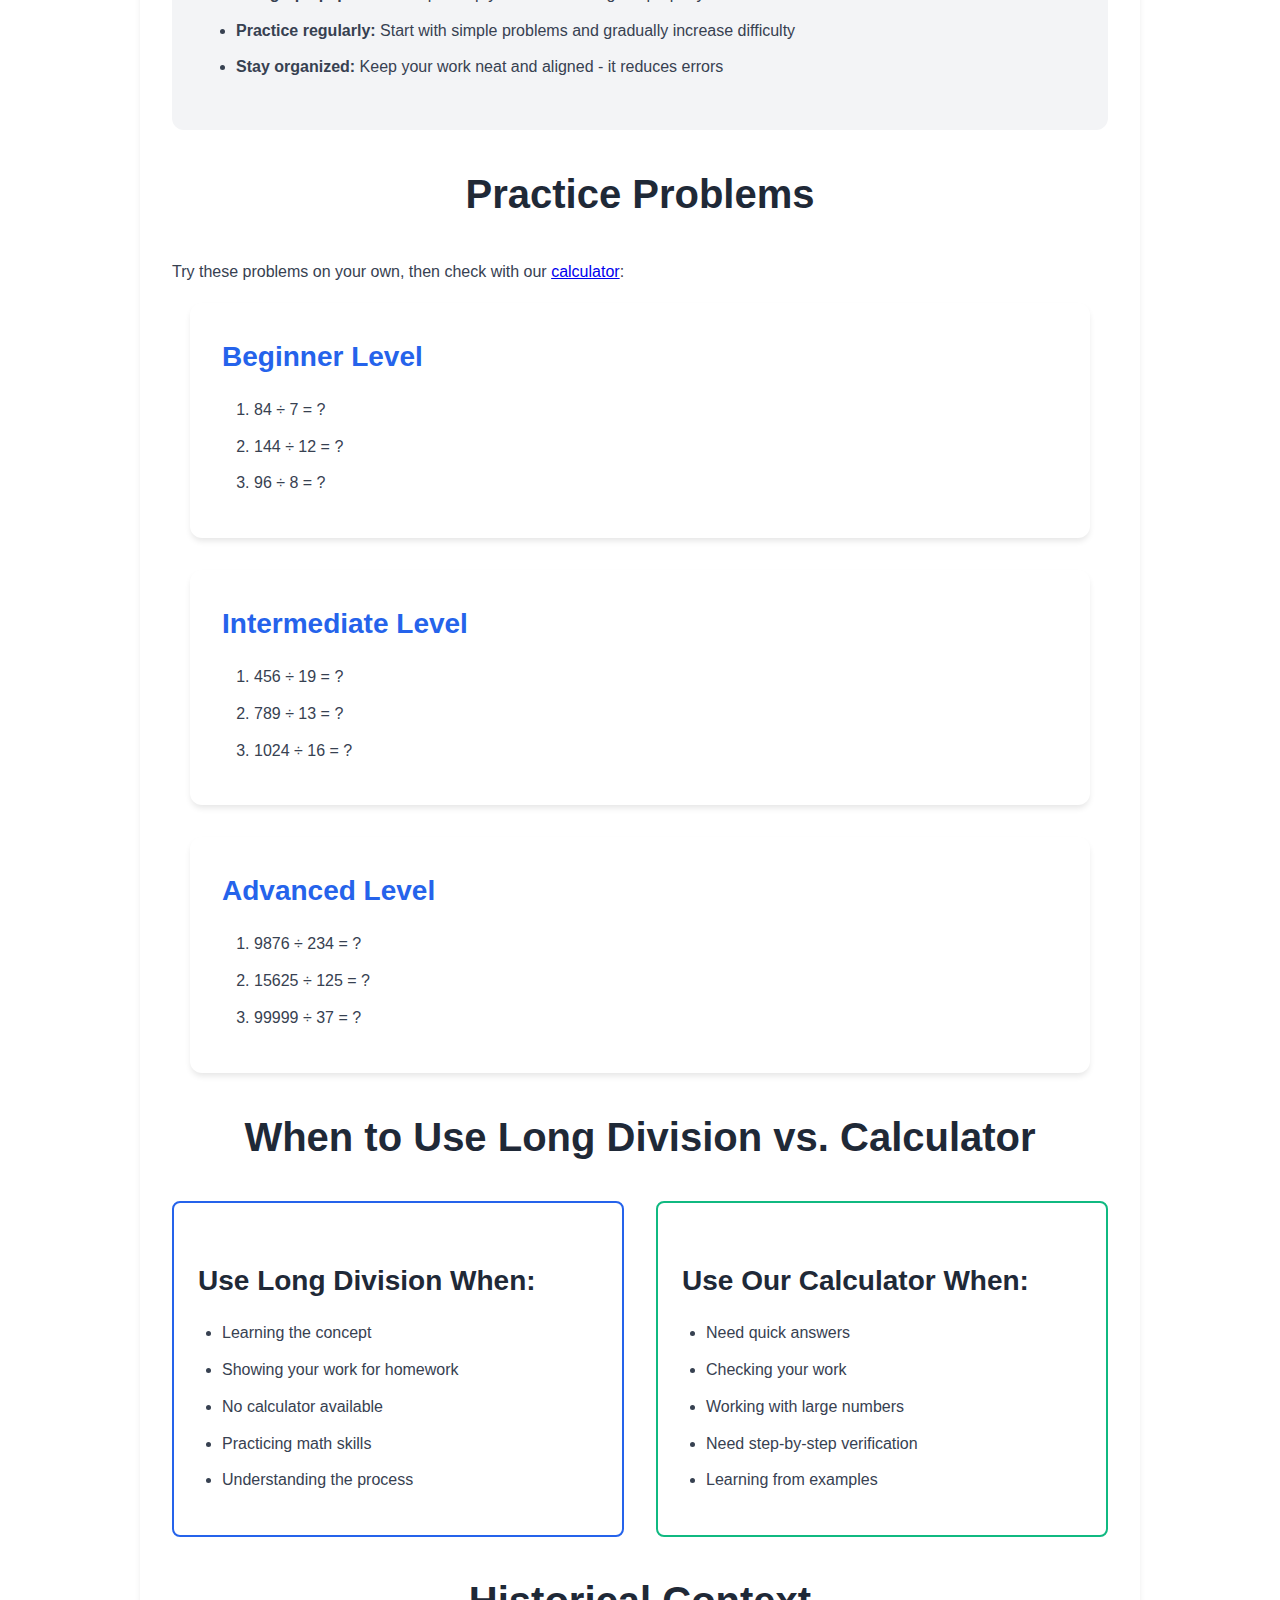
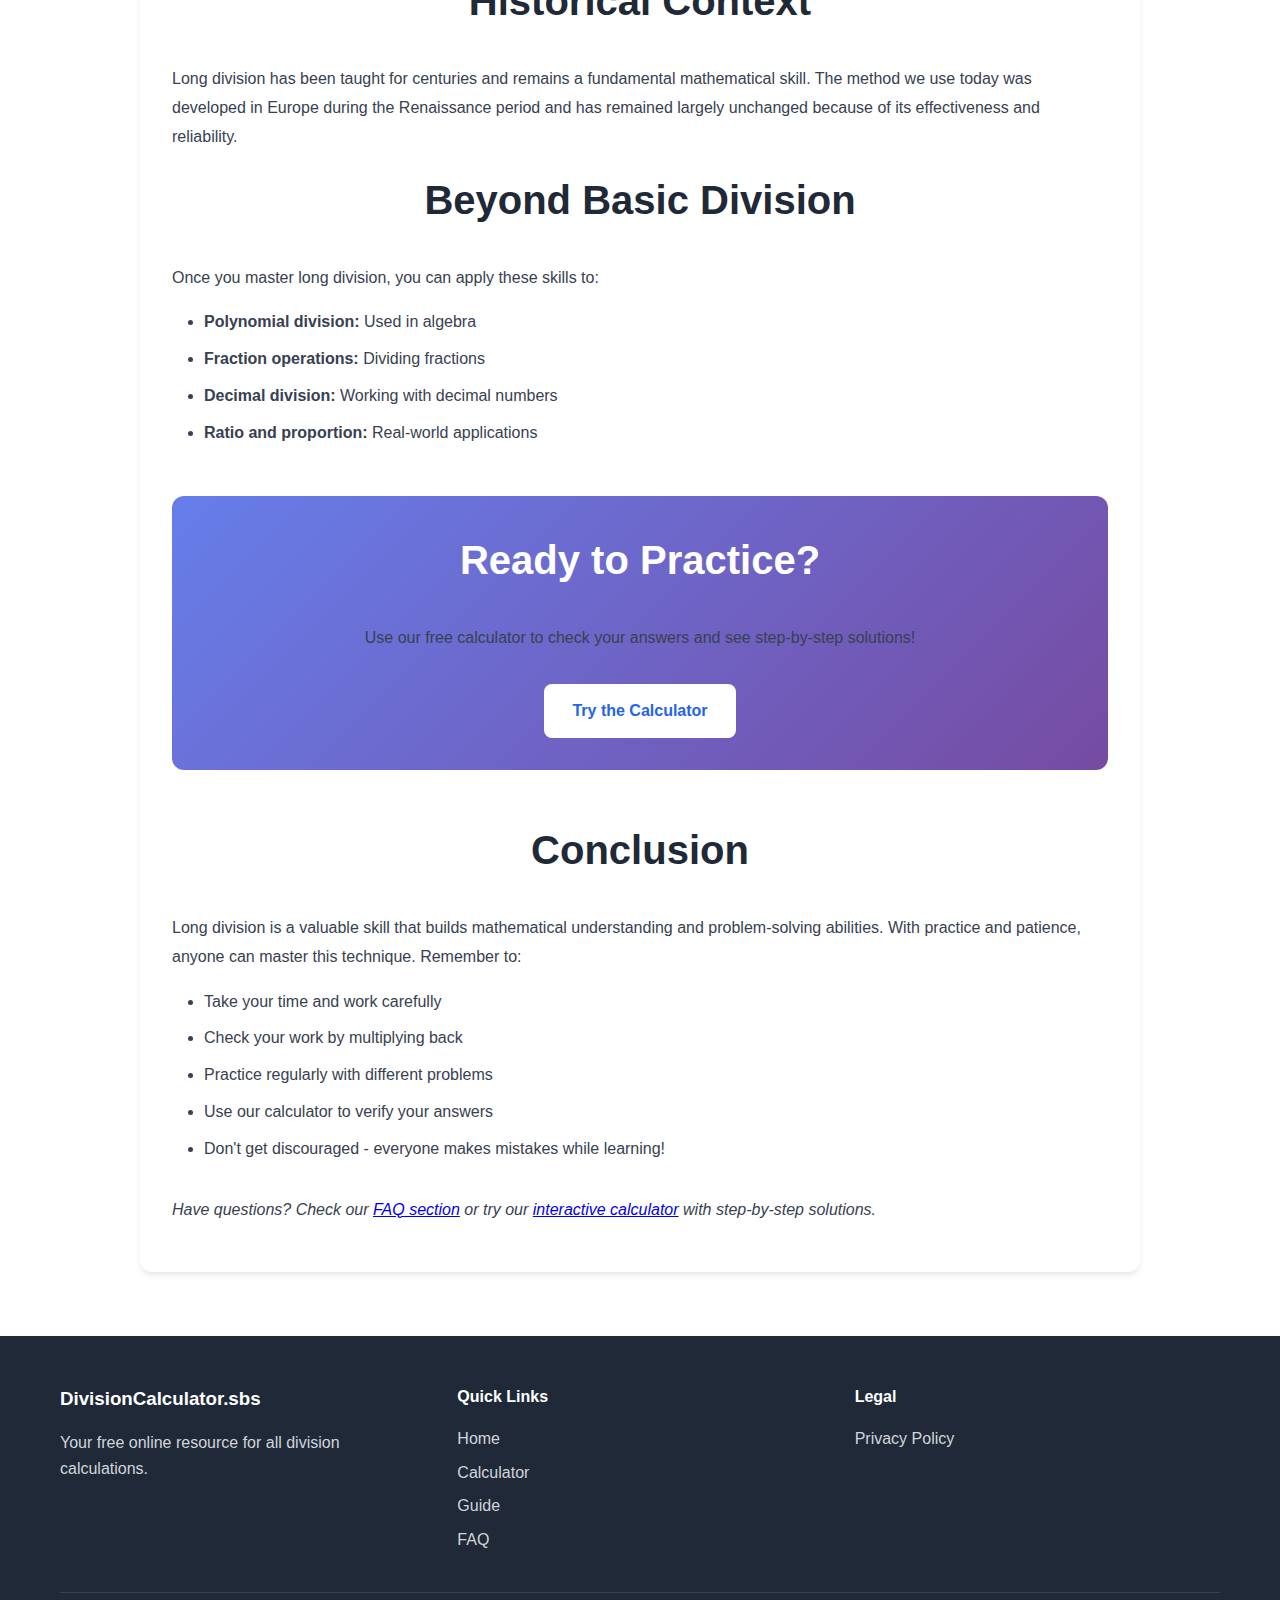
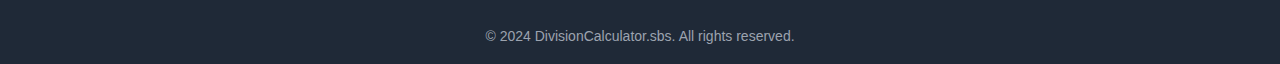
<file: blog.html>
<!DOCTYPE html>
<html lang="en">
<head>
    <meta charset="UTF-8">
    <meta name="viewport" content="width=device-width, initial-scale=1.0">
    <meta name="description" content="Learn long division step by step. Complete guide with examples, tips, and tricks for mastering division problems.">
    <meta name="keywords" content="long division tutorial, how to do long division, division guide, division steps, learn division">
    <meta name="robots" content="index, follow">
    <title>How to Do Long Division: Complete Guide with Examples</title>
    <link rel="canonical" href="https://divisioncalculator.sbs/blog.html">
    <link rel="manifest" href="manifest.json">
    <link rel="stylesheet" href="styles.css">
    <link rel="icon" type="image/x-icon" href="favicon.ico">
</head>
<body>
    <header>
        <nav class="navbar">
            <div class="container">
                <div class="logo">
                    <h1><a href="index.html" style="text-decoration: none; color: inherit;">📊 DivisionCalculator.sbs</a></h1>
                </div>
                <ul class="nav-links">
                    <li><a href="index.html">Home</a></li>
                    <li><a href="index.html#calculator">Calculator</a></li>
                    <li><a href="blog.html">Guide</a></li>
                    <li><a href="index.html#faq">FAQ</a></li>
                    <li><a href="privacy.html">Privacy</a></li>
                </ul>
                <button class="mobile-menu-toggle" aria-label="Toggle menu">☰</button>
            </div>
        </nav>
    </header>

    <main>
        <section class="content-section">
            <div class="container">
                <article class="content-box" style="max-width: 1000px;">
                    <h1>How to Do Long Division: Complete Step-by-Step Guide</h1>
                    
                    <p class="subtitle" style="text-align: left; margin-bottom: 2rem; color: var(--text-light);">
                        Master long division with our comprehensive guide. Learn the process, practice with examples, and discover helpful tips and tricks.
                    </p>

                    <h2>Understanding Long Division</h2>
                    <p>Long division is a method for dividing large numbers that might be difficult to compute mentally. It breaks down complex division problems into a series of simpler steps, making it easier to find accurate answers.</p>

                    <div style="background-color: var(--light-color); padding: 1.5rem; border-radius: 8px; margin: 2rem 0;">
                        <h3>The Four Basic Steps of Long Division</h3>
                        <ol style="margin-left: 2rem;">
                            <li><strong>Divide:</strong> Determine how many times the divisor goes into the current digits</li>
                            <li><strong>Multiply:</strong> Multiply the quotient digit by the divisor</li>
                            <li><strong>Subtract:</strong> Subtract the product from the current digits</li>
                            <li><strong>Bring Down:</strong> Bring down the next digit and repeat</li>
                        </ol>
                        <p style="margin-top: 1rem;"><em>Remember: "Does McDonald's Sell Burgers?" - Divide, Multiply, Subtract, Bring down!</em></p>
                    </div>

                    <h2>Step-by-Step Long Division Process</h2>

                    <h3>Example 1: 156 ÷ 12</h3>
                    <p>Let's work through this example together:</p>

                    <div class="example-card">
                        <h4>Step 1: Set Up the Problem</h4>
                        <p>Write the dividend (156) inside the division bracket and the divisor (12) outside:</p>
                        <pre style="font-family: 'Courier New', monospace; background: var(--light-color); padding: 1rem; border-radius: 6px;">
      _______
12 | 156
                        </pre>
                    </div>

                    <div class="example-card">
                        <h4>Step 2: Divide the First Part</h4>
                        <p>Look at the first digit or digits of the dividend that are greater than or equal to the divisor.</p>
                        <ul>
                            <li>12 doesn't go into 1, so look at 15</li>
                            <li>12 goes into 15 once (12 × 1 = 12)</li>
                            <li>Write 1 above the 5 in 156</li>
                        </ul>
                    </div>

                    <div class="example-card">
                        <h4>Step 3: Multiply and Subtract</h4>
                        <ul>
                            <li>Multiply: 1 × 12 = 12</li>
                            <li>Write 12 below 15</li>
                            <li>Subtract: 15 - 12 = 3</li>
                        </ul>
                    </div>

                    <div class="example-card">
                        <h4>Step 4: Bring Down the Next Digit</h4>
                        <ul>
                            <li>Bring down the 6 to make 36</li>
                            <li>12 goes into 36 three times (12 × 3 = 36)</li>
                            <li>Write 3 next to the 1 in the quotient</li>
                            <li>Subtract: 36 - 36 = 0</li>
                        </ul>
                    </div>

                    <div class="example-card">
                        <h4>Final Answer</h4>
                        <p style="font-size: 1.25rem; font-weight: bold; color: var(--primary-color);">156 ÷ 12 = 13</p>
                        <p><strong>Verification:</strong> 13 × 12 = 156 ✓</p>
                    </div>

                    <h2>Example 2: Division with Remainders (847 ÷ 7)</h2>
                    
                    <div class="example-card">
                        <p><strong>Step-by-step solution:</strong></p>
                        <ol style="margin-left: 2rem;">
                            <li>7 goes into 8 once: 1 × 7 = 7, subtract: 8 - 7 = 1</li>
                            <li>Bring down 4 to make 14</li>
                            <li>7 goes into 14 twice: 2 × 7 = 14, subtract: 14 - 14 = 0</li>
                            <li>Bring down 7 to make 07</li>
                            <li>7 goes into 7 once: 1 × 7 = 7, subtract: 7 - 7 = 0</li>
                        </ol>
                        <p style="margin-top: 1rem;"><strong>Answer:</strong> 847 ÷ 7 = 121 with remainder 0</p>
                    </div>

                    <h2>Example 3: Division with Remainder (235 ÷ 6)</h2>
                    
                    <div class="example-card">
                        <ol style="margin-left: 2rem;">
                            <li>6 goes into 23 three times: 3 × 6 = 18, subtract: 23 - 18 = 5</li>
                            <li>Bring down 5 to make 55</li>
                            <li>6 goes into 55 nine times: 9 × 6 = 54, subtract: 55 - 54 = 1</li>
                        </ol>
                        <p style="margin-top: 1rem;"><strong>Answer:</strong> 235 ÷ 6 = 39 remainder 1</p>
                        <p><em>As a decimal: 235 ÷ 6 = 39.166...</em></p>
                    </div>

                    <h2>Converting Remainders to Decimals</h2>
                    <p>To continue division past a remainder and get a decimal answer:</p>
                    <ol style="margin-left: 2rem;">
                        <li>Add a decimal point to the quotient</li>
                        <li>Add a zero to the remainder</li>
                        <li>Continue dividing as normal</li>
                        <li>Repeat until you get 0 or a repeating pattern</li>
                    </ol>

                    <div class="example-card">
                        <h4>Example: 17 ÷ 4</h4>
                        <ul style="margin-left: 2rem;">
                            <li>4 goes into 17 four times: 4 × 4 = 16, remainder 1</li>
                            <li>Add decimal point: 4.</li>
                            <li>Add 0 to remainder: 10</li>
                            <li>4 goes into 10 twice: 2 × 4 = 8, remainder 2</li>
                            <li>Add another 0: 20</li>
                            <li>4 goes into 20 five times: 5 × 4 = 20, remainder 0</li>
                        </ul>
                        <p style="margin-top: 1rem;"><strong>Answer:</strong> 17 ÷ 4 = 4.25</p>
                    </div>

                    <h2>Common Long Division Mistakes to Avoid</h2>
                    
                    <div class="tips-grid" style="margin: 2rem 0;">
                        <div class="tip-card">
                            <h3>❌ Mistake #1: Wrong Placement</h3>
                            <p>Make sure to write each quotient digit directly above the last digit you used from the dividend.</p>
                        </div>
                        <div class="tip-card">
                            <h3>❌ Mistake #2: Skipping Zeros</h3>
                            <p>If the divisor doesn't go into a number, write 0 in the quotient. Don't skip it!</p>
                        </div>
                        <div class="tip-card">
                            <h3>❌ Mistake #3: Subtraction Errors</h3>
                            <p>Double-check your subtraction. This is where most errors occur.</p>
                        </div>
                        <div class="tip-card">
                            <h3>❌ Mistake #4: Forgetting to Bring Down</h3>
                            <p>Always remember to bring down the next digit before continuing.</p>
                        </div>
                    </div>

                    <h2>Tips for Mastering Long Division</h2>
                    
                    <div style="background-color: var(--light-color); padding: 2rem; border-radius: 12px; margin: 2rem 0;">
                        <h3>💡 Pro Tips</h3>
                        <ul style="margin-left: 2rem;">
                            <li><strong>Memorize multiplication tables:</strong> Knowing your times tables up to 12 makes long division much faster</li>
                            <li><strong>Estimate first:</strong> Before starting, estimate what the answer should be (e.g., 156 ÷ 12 is about 150 ÷ 10 = 15)</li>
                            <li><strong>Check your work:</strong> Multiply your answer by the divisor and add any remainder - you should get the original dividend</li>
                            <li><strong>Use graph paper:</strong> This helps keep your numbers aligned properly</li>
                            <li><strong>Practice regularly:</strong> Start with simple problems and gradually increase difficulty</li>
                            <li><strong>Stay organized:</strong> Keep your work neat and aligned - it reduces errors</li>
                        </ul>
                    </div>

                    <h2>Practice Problems</h2>
                    <p>Try these problems on your own, then check with our <a href="index.html#calculator">calculator</a>:</p>
                    
                    <div class="example-card">
                        <h3>Beginner Level</h3>
                        <ol style="margin-left: 2rem;">
                            <li>84 ÷ 7 = ?</li>
                            <li>144 ÷ 12 = ?</li>
                            <li>96 ÷ 8 = ?</li>
                        </ol>
                    </div>

                    <div class="example-card">
                        <h3>Intermediate Level</h3>
                        <ol style="margin-left: 2rem;">
                            <li>456 ÷ 19 = ?</li>
                            <li>789 ÷ 13 = ?</li>
                            <li>1024 ÷ 16 = ?</li>
                        </ol>
                    </div>

                    <div class="example-card">
                        <h3>Advanced Level</h3>
                        <ol style="margin-left: 2rem;">
                            <li>9876 ÷ 234 = ?</li>
                            <li>15625 ÷ 125 = ?</li>
                            <li>99999 ÷ 37 = ?</li>
                        </ol>
                    </div>

                    <h2>When to Use Long Division vs. Calculator</h2>
                    
                    <div style="display: grid; grid-template-columns: 1fr 1fr; gap: 2rem; margin: 2rem 0;">
                        <div style="background: white; padding: 1.5rem; border-radius: 8px; border: 2px solid var(--primary-color);">
                            <h3>Use Long Division When:</h3>
                            <ul style="margin-left: 1.5rem;">
                                <li>Learning the concept</li>
                                <li>Showing your work for homework</li>
                                <li>No calculator available</li>
                                <li>Practicing math skills</li>
                                <li>Understanding the process</li>
                            </ul>
                        </div>
                        <div style="background: white; padding: 1.5rem; border-radius: 8px; border: 2px solid var(--success-color);">
                            <h3>Use Our Calculator When:</h3>
                            <ul style="margin-left: 1.5rem;">
                                <li>Need quick answers</li>
                                <li>Checking your work</li>
                                <li>Working with large numbers</li>
                                <li>Need step-by-step verification</li>
                                <li>Learning from examples</li>
                            </ul>
                        </div>
                    </div>

                    <h2>Historical Context</h2>
                    <p>Long division has been taught for centuries and remains a fundamental mathematical skill. The method we use today was developed in Europe during the Renaissance period and has remained largely unchanged because of its effectiveness and reliability.</p>

                    <h2>Beyond Basic Division</h2>
                    <p>Once you master long division, you can apply these skills to:</p>
                    <ul style="margin-left: 2rem;">
                        <li><strong>Polynomial division:</strong> Used in algebra</li>
                        <li><strong>Fraction operations:</strong> Dividing fractions</li>
                        <li><strong>Decimal division:</strong> Working with decimal numbers</li>
                        <li><strong>Ratio and proportion:</strong> Real-world applications</li>
                    </ul>

                    <div style="background: linear-gradient(135deg, #667eea 0%, #764ba2 100%); color: white; padding: 2rem; border-radius: 12px; margin: 3rem 0; text-align: center;">
                        <h2 style="color: white;">Ready to Practice?</h2>
                        <p style="margin: 1rem 0;">Use our free calculator to check your answers and see step-by-step solutions!</p>
                        <a href="index.html#calculator" class="btn btn-primary" style="display: inline-block; margin-top: 1rem; text-decoration: none; background: white; color: var(--primary-color);">
                            Try the Calculator
                        </a>
                    </div>

                    <h2>Conclusion</h2>
                    <p>Long division is a valuable skill that builds mathematical understanding and problem-solving abilities. With practice and patience, anyone can master this technique. Remember to:</p>
                    <ul style="margin-left: 2rem;">
                        <li>Take your time and work carefully</li>
                        <li>Check your work by multiplying back</li>
                        <li>Practice regularly with different problems</li>
                        <li>Use our calculator to verify your answers</li>
                        <li>Don't get discouraged - everyone makes mistakes while learning!</li>
                    </ul>

                    <p style="margin-top: 2rem;"><em>Have questions? Check our <a href="index.html#faq">FAQ section</a> or try our <a href="index.html#calculator">interactive calculator</a> with step-by-step solutions.</em></p>
                </article>
            </div>
        </section>
    </main>

    <footer>
        <div class="container">
            <div class="footer-content">
                <div class="footer-section">
                    <h3>DivisionCalculator.sbs</h3>
                    <p>Your free online resource for all division calculations.</p>
                </div>
                <div class="footer-section">
                    <h4>Quick Links</h4>
                    <ul>
                        <li><a href="index.html">Home</a></li>
                        <li><a href="index.html#calculator">Calculator</a></li>
                        <li><a href="blog.html">Guide</a></li>
                        <li><a href="index.html#faq">FAQ</a></li>
                    </ul>
                </div>
                <div class="footer-section">
                    <h4>Legal</h4>
                    <ul>
                        <li><a href="privacy.html">Privacy Policy</a></li>
                    </ul>
                </div>
            </div>
            <div class="footer-bottom">
                <p>&copy; 2024 DivisionCalculator.sbs. All rights reserved.</p>
            </div>
        </div>
    </footer>

    <script src="script.js"></script>
</body>
</html>
</file>
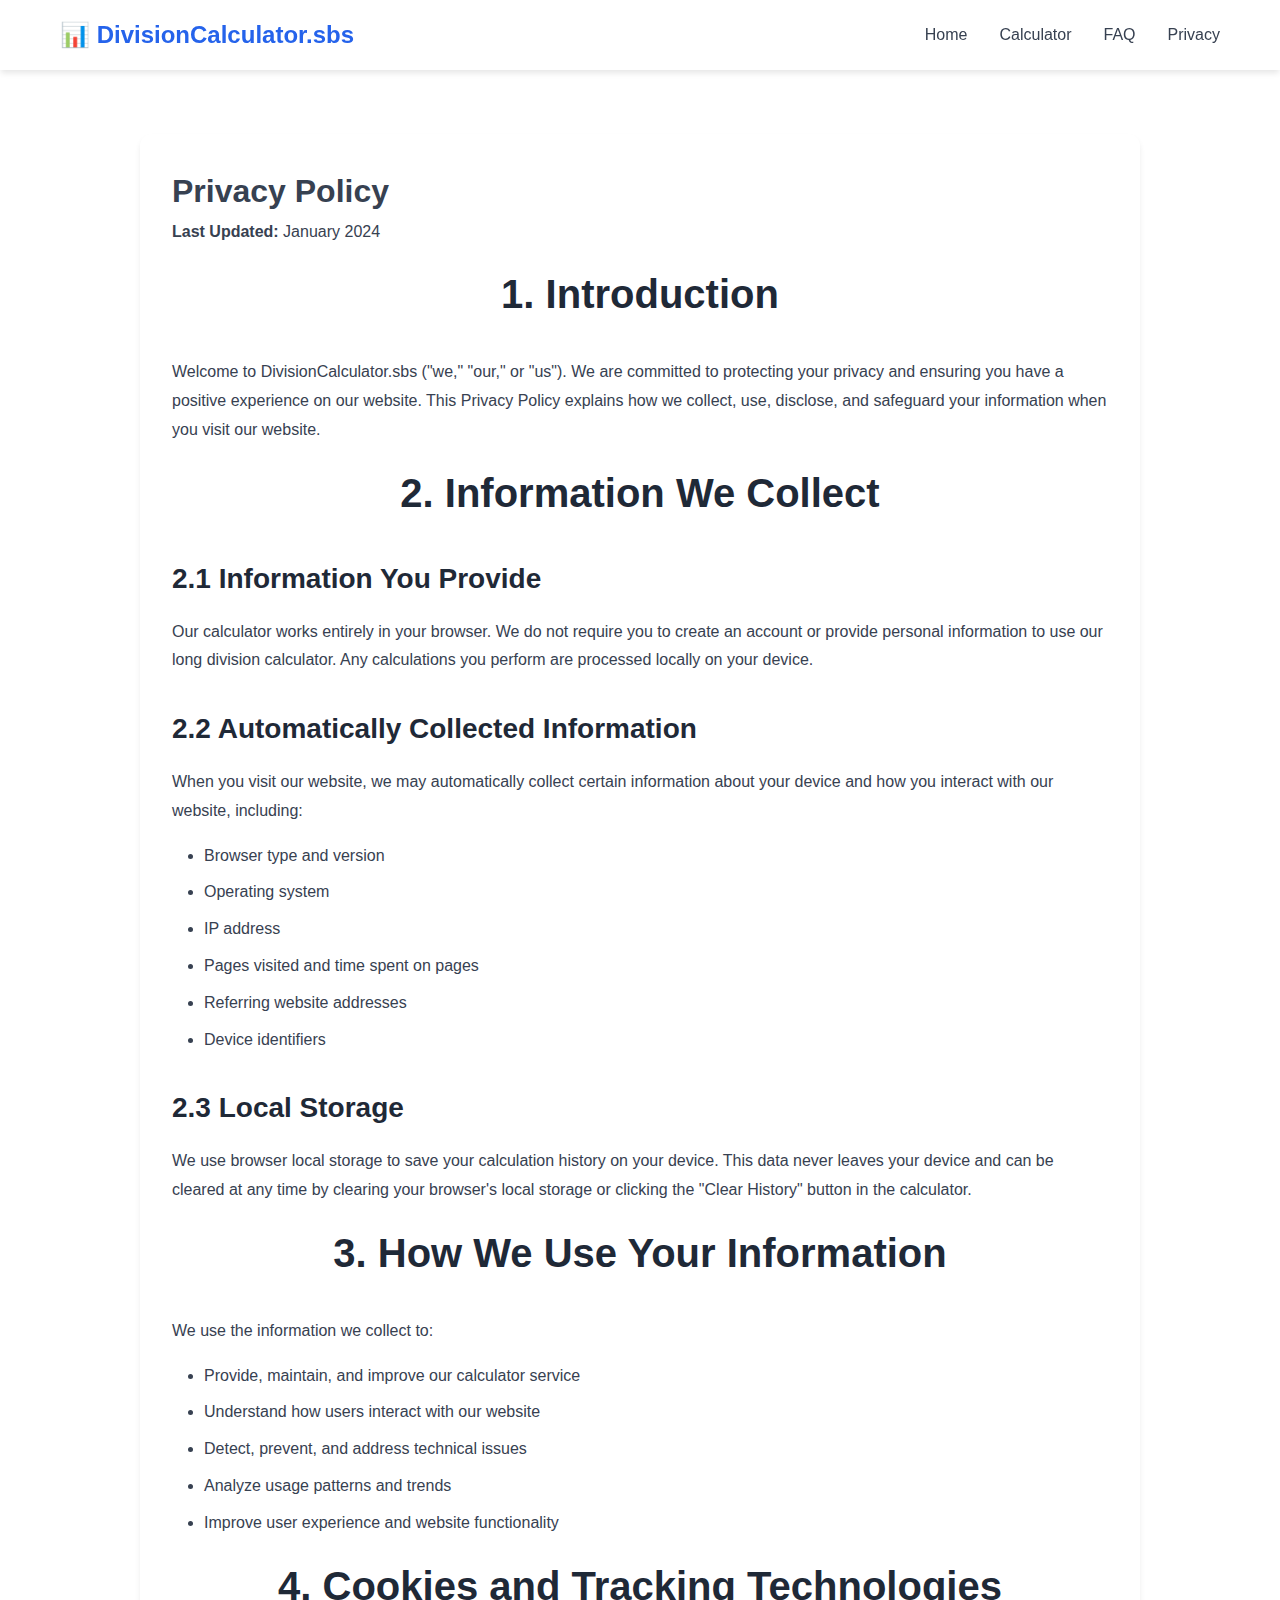
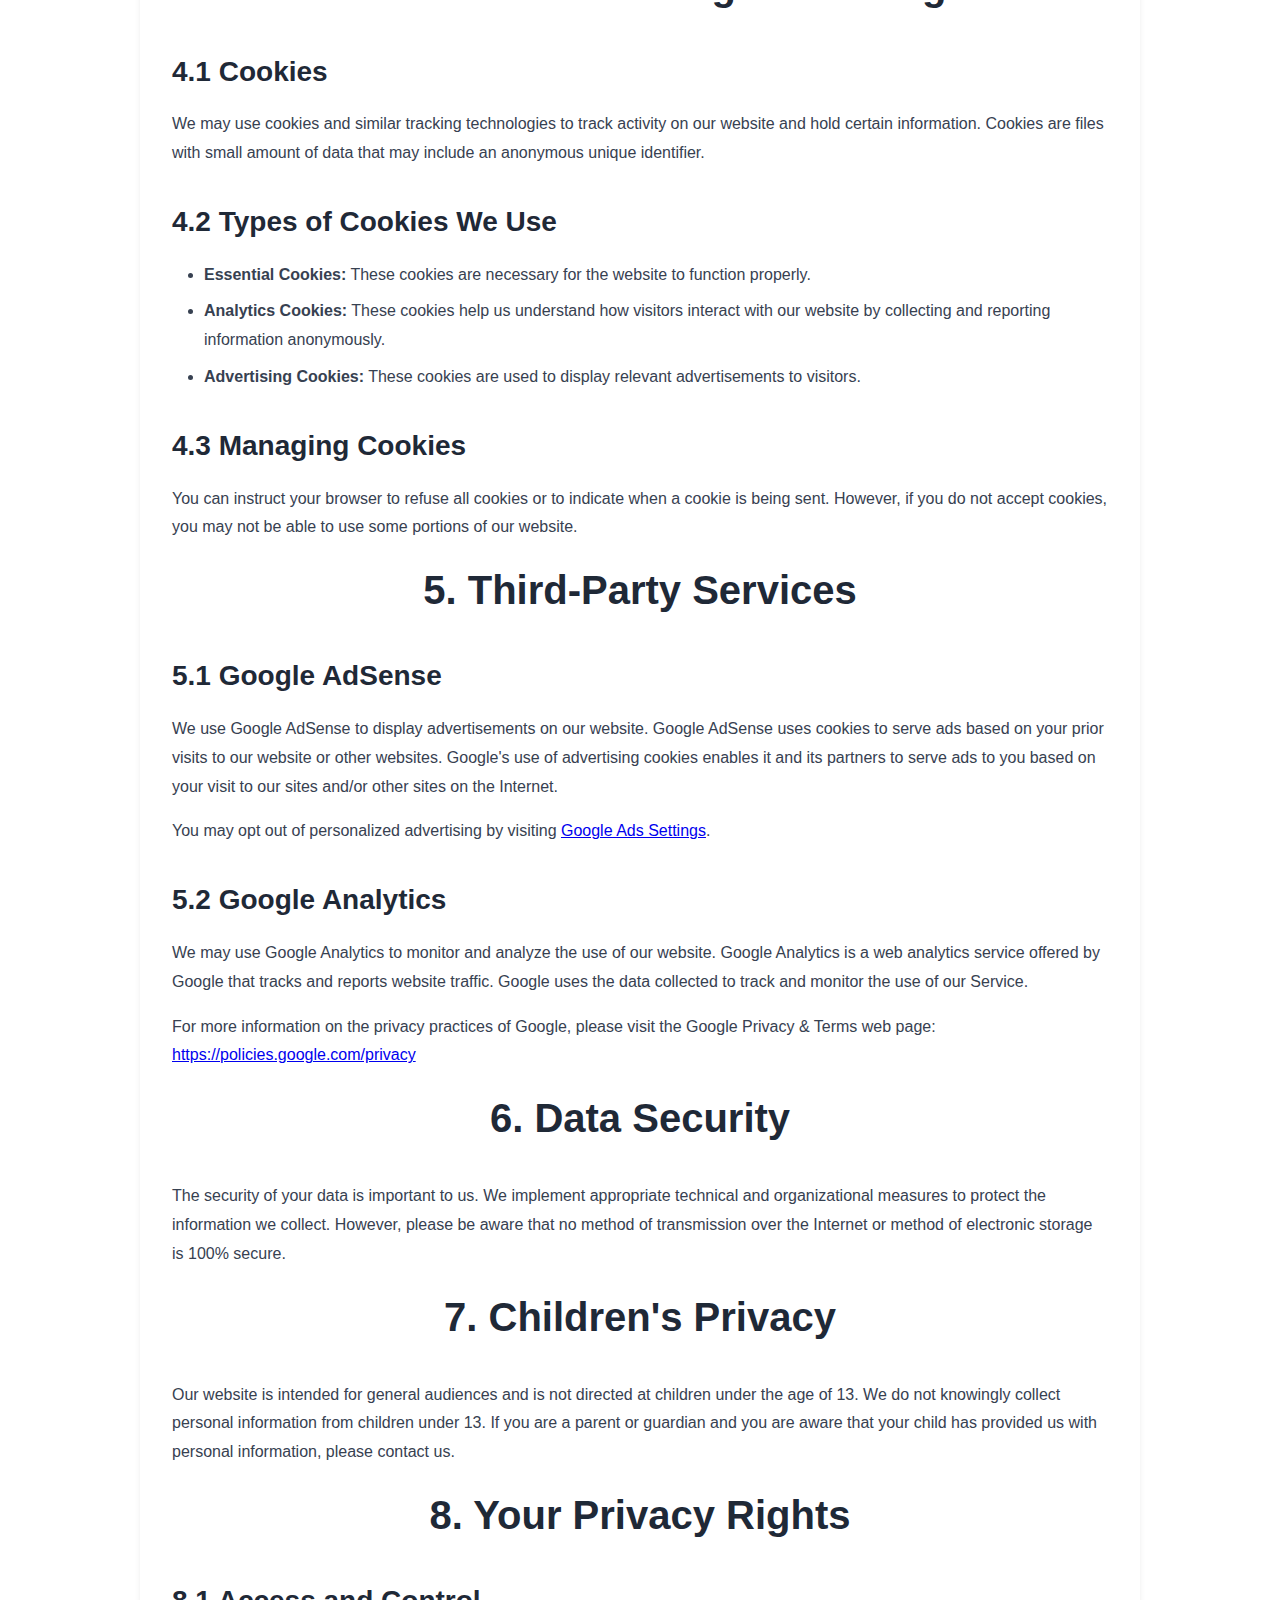
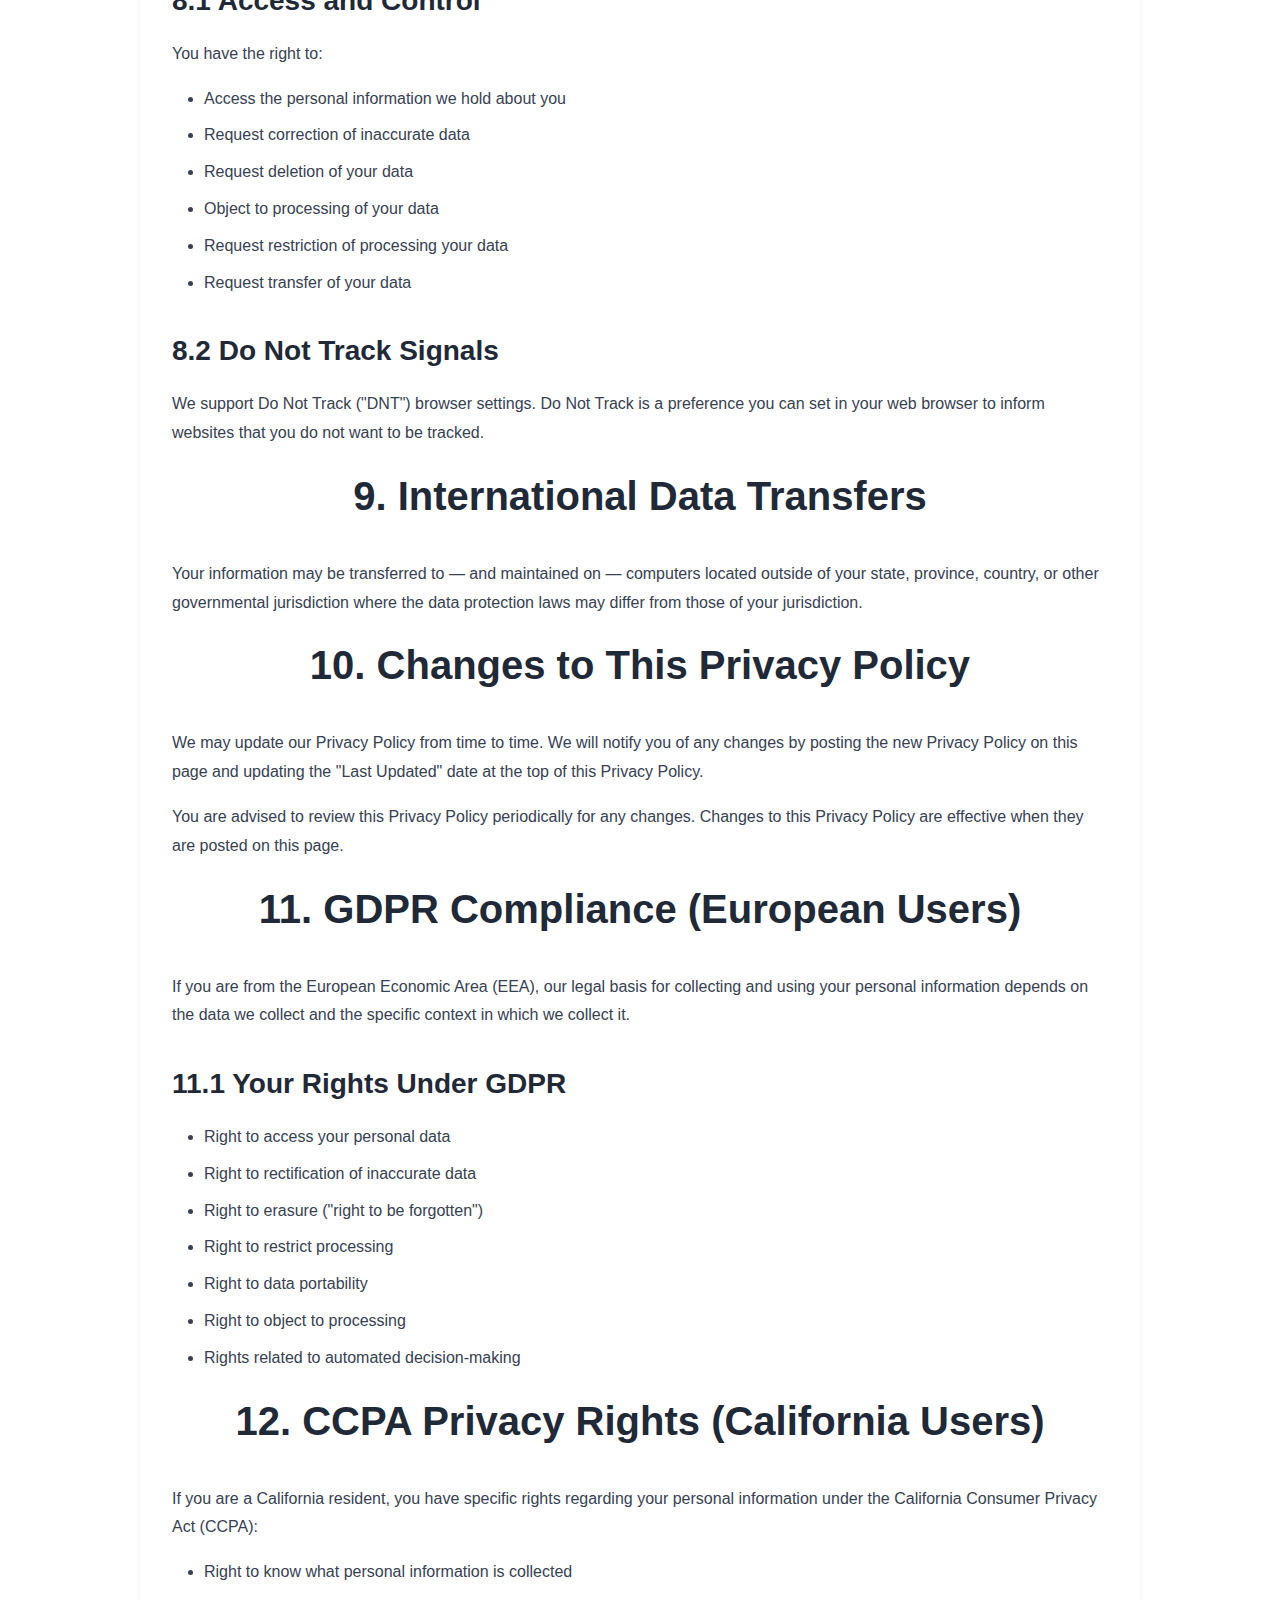
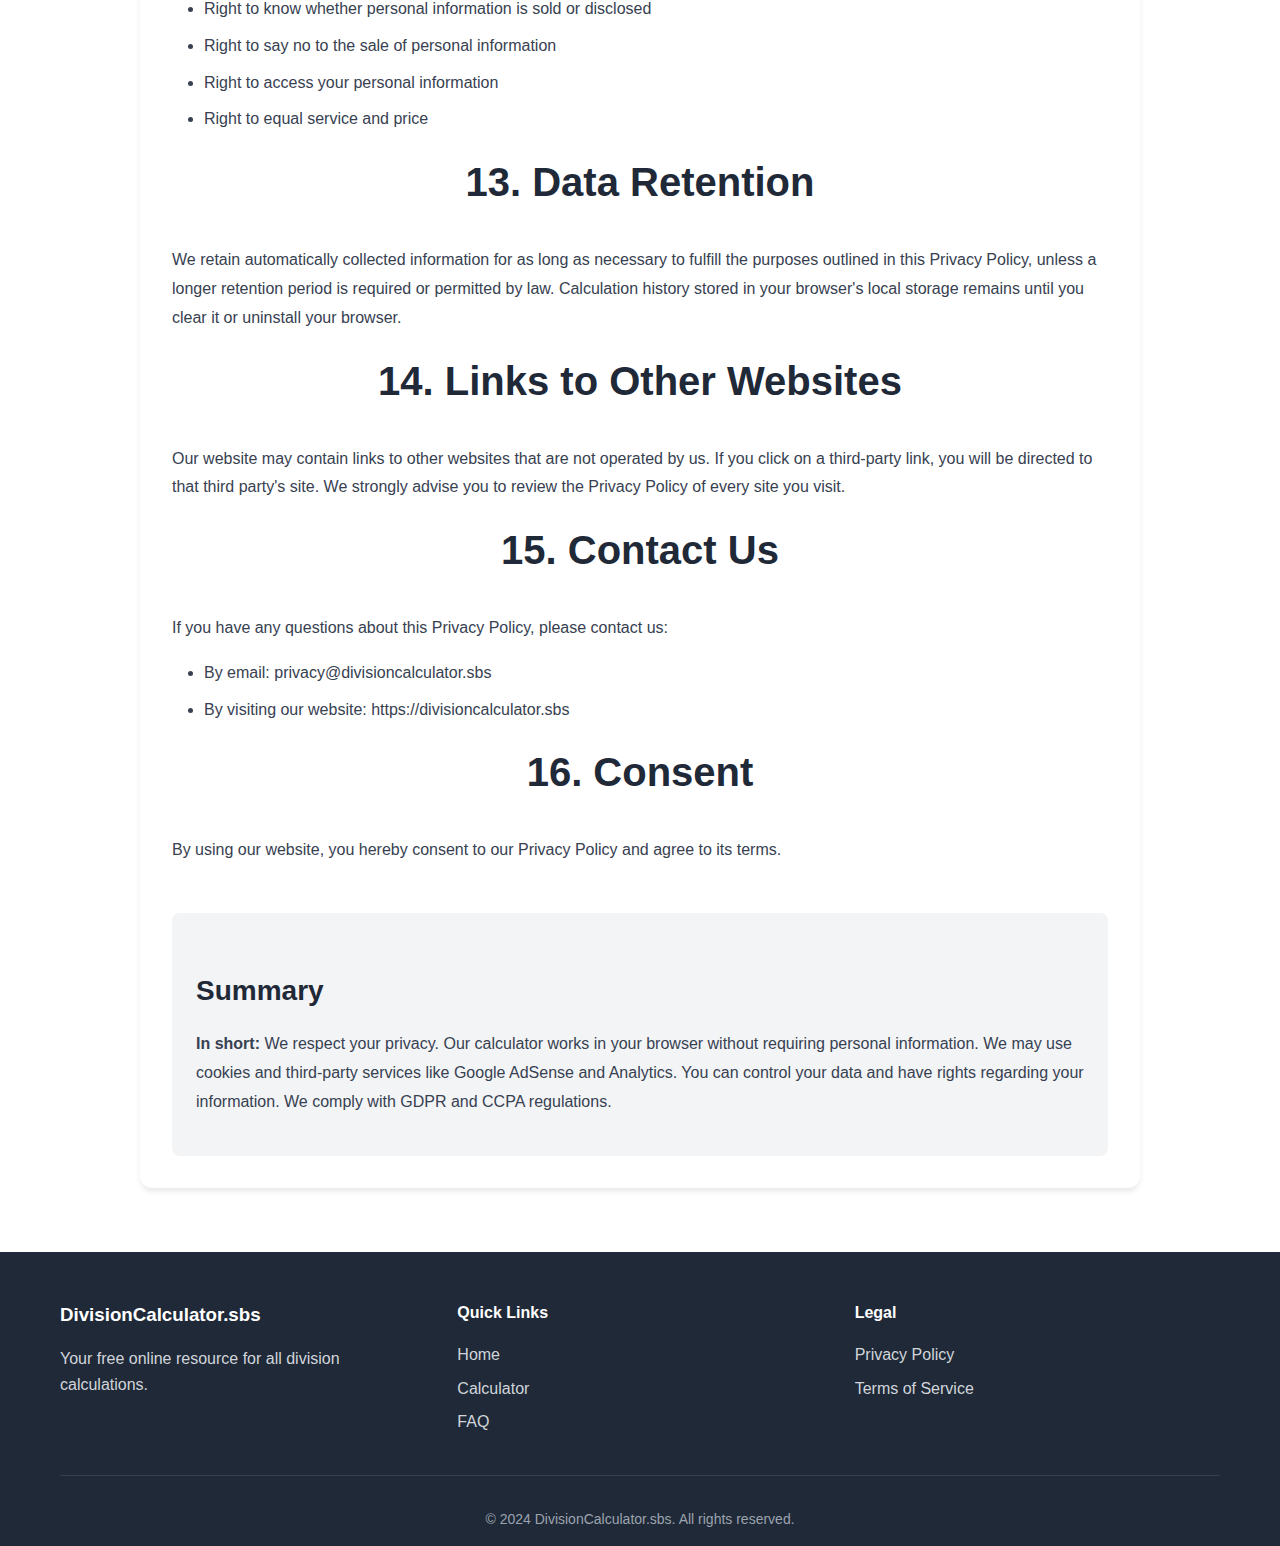
<file: privacy.html>
<!DOCTYPE html>
<html lang="en">
<head>
    <meta charset="UTF-8">
    <meta name="viewport" content="width=device-width, initial-scale=1.0">
    <meta name="description" content="Privacy Policy for DivisionCalculator.sbs - Learn how we protect your data and privacy when using our long division calculator.">
    <meta name="robots" content="index, follow">
    <title>Privacy Policy - DivisionCalculator.sbs</title>
    <link rel="canonical" href="https://divisioncalculator.sbs/privacy.html">
    <link rel="manifest" href="manifest.json">
    <link rel="stylesheet" href="styles.css">
    
    <!-- Favicon -->
    <link rel="icon" type="image/x-icon" href="favicon.ico">
    <link rel="apple-touch-icon" href="icon-192.png">
</head>
<body>
    <header>
        <nav class="navbar">
            <div class="container">
                <div class="logo">
                    <h1><a href="index.html" style="text-decoration: none; color: inherit;">📊 DivisionCalculator.sbs</a></h1>
                </div>
                <ul class="nav-links">
                    <li><a href="index.html">Home</a></li>
                    <li><a href="index.html#calculator">Calculator</a></li>
                    <li><a href="index.html#faq">FAQ</a></li>
                    <li><a href="privacy.html">Privacy</a></li>
                </ul>
                <button class="mobile-menu-toggle" aria-label="Toggle menu">☰</button>
            </div>
        </nav>
    </header>

    <main>
        <section class="content-section">
            <div class="container">
                <div class="content-box" style="max-width: 1000px;">
                    <h1>Privacy Policy</h1>
                    <p><strong>Last Updated:</strong> January 2024</p>

                    <h2>1. Introduction</h2>
                    <p>Welcome to DivisionCalculator.sbs ("we," "our," or "us"). We are committed to protecting your privacy and ensuring you have a positive experience on our website. This Privacy Policy explains how we collect, use, disclose, and safeguard your information when you visit our website.</p>

                    <h2>2. Information We Collect</h2>
                    
                    <h3>2.1 Information You Provide</h3>
                    <p>Our calculator works entirely in your browser. We do not require you to create an account or provide personal information to use our long division calculator. Any calculations you perform are processed locally on your device.</p>

                    <h3>2.2 Automatically Collected Information</h3>
                    <p>When you visit our website, we may automatically collect certain information about your device and how you interact with our website, including:</p>
                    <ul>
                        <li>Browser type and version</li>
                        <li>Operating system</li>
                        <li>IP address</li>
                        <li>Pages visited and time spent on pages</li>
                        <li>Referring website addresses</li>
                        <li>Device identifiers</li>
                    </ul>

                    <h3>2.3 Local Storage</h3>
                    <p>We use browser local storage to save your calculation history on your device. This data never leaves your device and can be cleared at any time by clearing your browser's local storage or clicking the "Clear History" button in the calculator.</p>

                    <h2>3. How We Use Your Information</h2>
                    <p>We use the information we collect to:</p>
                    <ul>
                        <li>Provide, maintain, and improve our calculator service</li>
                        <li>Understand how users interact with our website</li>
                        <li>Detect, prevent, and address technical issues</li>
                        <li>Analyze usage patterns and trends</li>
                        <li>Improve user experience and website functionality</li>
                    </ul>

                    <h2>4. Cookies and Tracking Technologies</h2>
                    
                    <h3>4.1 Cookies</h3>
                    <p>We may use cookies and similar tracking technologies to track activity on our website and hold certain information. Cookies are files with small amount of data that may include an anonymous unique identifier.</p>

                    <h3>4.2 Types of Cookies We Use</h3>
                    <ul>
                        <li><strong>Essential Cookies:</strong> These cookies are necessary for the website to function properly.</li>
                        <li><strong>Analytics Cookies:</strong> These cookies help us understand how visitors interact with our website by collecting and reporting information anonymously.</li>
                        <li><strong>Advertising Cookies:</strong> These cookies are used to display relevant advertisements to visitors.</li>
                    </ul>

                    <h3>4.3 Managing Cookies</h3>
                    <p>You can instruct your browser to refuse all cookies or to indicate when a cookie is being sent. However, if you do not accept cookies, you may not be able to use some portions of our website.</p>

                    <h2>5. Third-Party Services</h2>
                    
                    <h3>5.1 Google AdSense</h3>
                    <p>We use Google AdSense to display advertisements on our website. Google AdSense uses cookies to serve ads based on your prior visits to our website or other websites. Google's use of advertising cookies enables it and its partners to serve ads to you based on your visit to our sites and/or other sites on the Internet.</p>
                    <p>You may opt out of personalized advertising by visiting <a href="https://www.google.com/settings/ads" target="_blank" rel="noopener noreferrer">Google Ads Settings</a>.</p>

                    <h3>5.2 Google Analytics</h3>
                    <p>We may use Google Analytics to monitor and analyze the use of our website. Google Analytics is a web analytics service offered by Google that tracks and reports website traffic. Google uses the data collected to track and monitor the use of our Service.</p>
                    <p>For more information on the privacy practices of Google, please visit the Google Privacy & Terms web page: <a href="https://policies.google.com/privacy" target="_blank" rel="noopener noreferrer">https://policies.google.com/privacy</a></p>

                    <h2>6. Data Security</h2>
                    <p>The security of your data is important to us. We implement appropriate technical and organizational measures to protect the information we collect. However, please be aware that no method of transmission over the Internet or method of electronic storage is 100% secure.</p>

                    <h2>7. Children's Privacy</h2>
                    <p>Our website is intended for general audiences and is not directed at children under the age of 13. We do not knowingly collect personal information from children under 13. If you are a parent or guardian and you are aware that your child has provided us with personal information, please contact us.</p>

                    <h2>8. Your Privacy Rights</h2>
                    
                    <h3>8.1 Access and Control</h3>
                    <p>You have the right to:</p>
                    <ul>
                        <li>Access the personal information we hold about you</li>
                        <li>Request correction of inaccurate data</li>
                        <li>Request deletion of your data</li>
                        <li>Object to processing of your data</li>
                        <li>Request restriction of processing your data</li>
                        <li>Request transfer of your data</li>
                    </ul>

                    <h3>8.2 Do Not Track Signals</h3>
                    <p>We support Do Not Track ("DNT") browser settings. Do Not Track is a preference you can set in your web browser to inform websites that you do not want to be tracked.</p>

                    <h2>9. International Data Transfers</h2>
                    <p>Your information may be transferred to — and maintained on — computers located outside of your state, province, country, or other governmental jurisdiction where the data protection laws may differ from those of your jurisdiction.</p>

                    <h2>10. Changes to This Privacy Policy</h2>
                    <p>We may update our Privacy Policy from time to time. We will notify you of any changes by posting the new Privacy Policy on this page and updating the "Last Updated" date at the top of this Privacy Policy.</p>
                    <p>You are advised to review this Privacy Policy periodically for any changes. Changes to this Privacy Policy are effective when they are posted on this page.</p>

                    <h2>11. GDPR Compliance (European Users)</h2>
                    <p>If you are from the European Economic Area (EEA), our legal basis for collecting and using your personal information depends on the data we collect and the specific context in which we collect it.</p>
                    
                    <h3>11.1 Your Rights Under GDPR</h3>
                    <ul>
                        <li>Right to access your personal data</li>
                        <li>Right to rectification of inaccurate data</li>
                        <li>Right to erasure ("right to be forgotten")</li>
                        <li>Right to restrict processing</li>
                        <li>Right to data portability</li>
                        <li>Right to object to processing</li>
                        <li>Rights related to automated decision-making</li>
                    </ul>

                    <h2>12. CCPA Privacy Rights (California Users)</h2>
                    <p>If you are a California resident, you have specific rights regarding your personal information under the California Consumer Privacy Act (CCPA):</p>
                    <ul>
                        <li>Right to know what personal information is collected</li>
                        <li>Right to know whether personal information is sold or disclosed</li>
                        <li>Right to say no to the sale of personal information</li>
                        <li>Right to access your personal information</li>
                        <li>Right to equal service and price</li>
                    </ul>

                    <h2>13. Data Retention</h2>
                    <p>We retain automatically collected information for as long as necessary to fulfill the purposes outlined in this Privacy Policy, unless a longer retention period is required or permitted by law. Calculation history stored in your browser's local storage remains until you clear it or uninstall your browser.</p>

                    <h2>14. Links to Other Websites</h2>
                    <p>Our website may contain links to other websites that are not operated by us. If you click on a third-party link, you will be directed to that third party's site. We strongly advise you to review the Privacy Policy of every site you visit.</p>

                    <h2>15. Contact Us</h2>
                    <p>If you have any questions about this Privacy Policy, please contact us:</p>
                    <ul>
                        <li>By email: privacy@divisioncalculator.sbs</li>
                        <li>By visiting our website: https://divisioncalculator.sbs</li>
                    </ul>

                    <h2>16. Consent</h2>
                    <p>By using our website, you hereby consent to our Privacy Policy and agree to its terms.</p>

                    <div style="margin-top: 3rem; padding: 1.5rem; background-color: var(--light-color); border-radius: 8px;">
                        <h3>Summary</h3>
                        <p><strong>In short:</strong> We respect your privacy. Our calculator works in your browser without requiring personal information. We may use cookies and third-party services like Google AdSense and Analytics. You can control your data and have rights regarding your information. We comply with GDPR and CCPA regulations.</p>
                    </div>
                </div>
            </div>
        </section>
    </main>

    <footer>
        <div class="container">
            <div class="footer-content">
                <div class="footer-section">
                    <h3>DivisionCalculator.sbs</h3>
                    <p>Your free online resource for all division calculations.</p>
                </div>
                <div class="footer-section">
                    <h4>Quick Links</h4>
                    <ul>
                        <li><a href="index.html">Home</a></li>
                        <li><a href="index.html#calculator">Calculator</a></li>
                        <li><a href="index.html#faq">FAQ</a></li>
                    </ul>
                </div>
                <div class="footer-section">
                    <h4>Legal</h4>
                    <ul>
                        <li><a href="privacy.html">Privacy Policy</a></li>
                        <li><a href="#terms">Terms of Service</a></li>
                    </ul>
                </div>
            </div>
            <div class="footer-bottom">
                <p>&copy; 2024 DivisionCalculator.sbs. All rights reserved.</p>
            </div>
        </div>
    </footer>

    <script src="script.js"></script>
</body>
</html>
</file>
<file: styles.css>
* {
    margin: 0;
    padding: 0;
    box-sizing: border-box;
}

:root {
    --primary-color: #2563eb;
    --secondary-color: #7c3aed;
    --success-color: #10b981;
    --danger-color: #ef4444;
    --warning-color: #f59e0b;
    --dark-color: #1f2937;
    --light-color: #f3f4f6;
    --border-color: #e5e7eb;
    --text-color: #374151;
    --text-light: #6b7280;
    --shadow: 0 4px 6px -1px rgba(0, 0, 0, 0.1);
    --shadow-lg: 0 10px 15px -3px rgba(0, 0, 0, 0.1);
}

body {
    font-family: -apple-system, BlinkMacSystemFont, 'Segoe UI', Roboto, Oxygen, Ubuntu, Cantarell, sans-serif;
    line-height: 1.6;
    color: var(--text-color);
    background-color: #ffffff;
}

.container {
    max-width: 1200px;
    margin: 0 auto;
    padding: 0 20px;
}

/* Navigation */
.navbar {
    background-color: #ffffff;
    box-shadow: var(--shadow);
    position: sticky;
    top: 0;
    z-index: 1000;
    padding: 1rem 0;
}

.navbar .container {
    display: flex;
    justify-content: space-between;
    align-items: center;
}

.logo h1 {
    font-size: 1.5rem;
    color: var(--primary-color);
    font-weight: 700;
}

.nav-links {
    display: flex;
    list-style: none;
    gap: 2rem;
}

.nav-links a {
    text-decoration: none;
    color: var(--text-color);
    font-weight: 500;
    transition: color 0.3s;
}

.nav-links a:hover {
    color: var(--primary-color);
}

.mobile-menu-toggle {
    display: none;
    background: none;
    border: none;
    font-size: 1.5rem;
    cursor: pointer;
    color: var(--text-color);
}

/* Hero Section */
.hero {
    background: linear-gradient(135deg, #667eea 0%, #764ba2 100%);
    color: white;
    padding: 4rem 0;
    text-align: center;
}

.hero h1 {
    font-size: 3rem;
    margin-bottom: 1rem;
    font-weight: 800;
}

.subtitle {
    font-size: 1.25rem;
    margin-bottom: 2rem;
    opacity: 0.95;
}

.hero-features {
    display: flex;
    justify-content: center;
    gap: 2rem;
    flex-wrap: wrap;
    font-size: 1rem;
}

.hero-features span {
    background-color: rgba(255, 255, 255, 0.2);
    padding: 0.5rem 1rem;
    border-radius: 20px;
    backdrop-filter: blur(10px);
}

/* Calculator Section */
.calculator-section {
    padding: 3rem 0;
}

.calculator-card {
    background: white;
    border-radius: 12px;
    box-shadow: var(--shadow-lg);
    padding: 2.5rem;
    max-width: 900px;
    margin: 0 auto;
}

.calculator-card h2 {
    text-align: center;
    color: var(--dark-color);
    margin-bottom: 2rem;
    font-size: 2rem;
}

.input-group {
    display: flex;
    align-items: flex-end;
    gap: 1rem;
    margin-bottom: 2rem;
    flex-wrap: wrap;
}

.input-wrapper {
    flex: 1;
    min-width: 200px;
}

.input-wrapper label {
    display: block;
    margin-bottom: 0.5rem;
    color: var(--text-color);
    font-weight: 600;
}

.input-wrapper input {
    width: 100%;
    padding: 0.875rem;
    border: 2px solid var(--border-color);
    border-radius: 8px;
    font-size: 1.125rem;
    transition: border-color 0.3s, box-shadow 0.3s;
}

.input-wrapper input:focus {
    outline: none;
    border-color: var(--primary-color);
    box-shadow: 0 0 0 3px rgba(37, 99, 235, 0.1);
}

.division-symbol {
    font-size: 2.5rem;
    font-weight: bold;
    color: var(--primary-color);
    margin-bottom: 0.5rem;
}

.calculator-options {
    display: flex;
    gap: 2rem;
    margin-bottom: 2rem;
    flex-wrap: wrap;
}

.checkbox-label {
    display: flex;
    align-items: center;
    gap: 0.5rem;
    cursor: pointer;
    font-weight: 500;
}

.checkbox-label input[type="checkbox"] {
    width: 18px;
    height: 18px;
    cursor: pointer;
}

.button-group {
    display: flex;
    gap: 1rem;
    margin-bottom: 2rem;
    flex-wrap: wrap;
}

.btn {
    padding: 0.875rem 1.75rem;
    border: none;
    border-radius: 8px;
    font-size: 1rem;
    font-weight: 600;
    cursor: pointer;
    transition: all 0.3s;
    flex: 1;
    min-width: 150px;
}

.btn-primary {
    background-color: var(--primary-color);
    color: white;
}

.btn-primary:hover {
    background-color: #1d4ed8;
    transform: translateY(-2px);
    box-shadow: var(--shadow-lg);
}

.btn-secondary {
    background-color: var(--text-light);
    color: white;
}

.btn-secondary:hover {
    background-color: #4b5563;
}

.btn-tertiary {
    background-color: var(--success-color);
    color: white;
}

.btn-tertiary:hover {
    background-color: #059669;
}

.btn-small {
    padding: 0.5rem 1rem;
    font-size: 0.875rem;
    min-width: auto;
}

/* Result Container */
.result-container {
    margin-top: 2rem;
    padding: 1.5rem;
    background-color: var(--light-color);
    border-radius: 8px;
    display: none;
}

.result-container.active {
    display: block;
}

.result-summary {
    font-size: 1.5rem;
    font-weight: 700;
    color: var(--dark-color);
    margin-bottom: 1rem;
    text-align: center;
}

.result-details {
    background-color: white;
    padding: 1.5rem;
    border-radius: 8px;
    margin-top: 1rem;
}

.result-details h3 {
    color: var(--primary-color);
    margin-bottom: 1rem;
}

.division-steps {
    margin-top: 1rem;
}

.step-item {
    padding: 1rem;
    background-color: var(--light-color);
    margin-bottom: 0.5rem;
    border-radius: 6px;
    border-left: 4px solid var(--primary-color);
    animation: fadeIn 0.5s ease-in;
}

@keyframes fadeIn {
    from {
        opacity: 0;
        transform: translateY(-10px);
    }
    to {
        opacity: 1;
        transform: translateY(0);
    }
}

.step-number {
    display: inline-block;
    width: 30px;
    height: 30px;
    background-color: var(--primary-color);
    color: white;
    border-radius: 50%;
    text-align: center;
    line-height: 30px;
    margin-right: 0.5rem;
    font-weight: bold;
}

/* Visualization */
.visualization-container {
    margin-top: 2rem;
    display: none;
}

.visualization-container.active {
    display: block;
}

.long-division-visual {
    font-family: 'Courier New', monospace;
    background-color: white;
    padding: 2rem;
    border-radius: 8px;
    overflow-x: auto;
    font-size: 1.125rem;
    line-height: 1.8;
    border: 2px solid var(--border-color);
}

/* Mode Switcher */
.mode-switcher {
    display: flex;
    gap: 0.5rem;
    margin-bottom: 2rem;
    background-color: var(--light-color);
    padding: 0.5rem;
    border-radius: 8px;
}

.mode-btn {
    flex: 1;
    padding: 0.75rem 1rem;
    border: none;
    border-radius: 6px;
    background-color: transparent;
    color: var(--text-color);
    font-weight: 600;
    cursor: pointer;
    transition: all 0.3s;
}

.mode-btn.active {
    background-color: var(--primary-color);
    color: white;
}

.mode-btn:hover:not(.active) {
    background-color: rgba(37, 99, 235, 0.1);
}

.calculation-mode {
    display: none;
}

.calculation-mode.active {
    display: block;
}

.input-group-vertical {
    display: flex;
    flex-direction: column;
    gap: 1.5rem;
    margin-bottom: 2rem;
}

/* Quick Calculations */
.quick-calculations {
    margin-top: 3rem;
    padding-top: 2rem;
    border-top: 2px solid var(--border-color);
}

.quick-calc-tabs {
    display: flex;
    gap: 0.5rem;
    margin-bottom: 1rem;
}

.quick-tab {
    padding: 0.5rem 1rem;
    border: 2px solid var(--border-color);
    border-radius: 6px;
    background-color: white;
    color: var(--text-color);
    font-weight: 600;
    cursor: pointer;
    transition: all 0.3s;
}

.quick-tab.active {
    background-color: var(--primary-color);
    color: white;
    border-color: var(--primary-color);
}

.quick-tab:hover:not(.active) {
    border-color: var(--primary-color);
    color: var(--primary-color);
}

.quick-calculations h3 {
    margin-bottom: 1rem;
    color: var(--dark-color);
}

.quick-calc-grid {
    display: grid;
    grid-template-columns: repeat(auto-fit, minmax(150px, 1fr));
    gap: 1rem;
}

.quick-calc-btn {
    padding: 1rem;
    background-color: var(--light-color);
    border: 2px solid var(--border-color);
    border-radius: 8px;
    cursor: pointer;
    font-weight: 600;
    transition: all 0.3s;
    font-size: 1rem;
}

.quick-calc-btn:hover {
    background-color: var(--primary-color);
    color: white;
    border-color: var(--primary-color);
    transform: translateY(-2px);
}

/* History Section */
.history-section {
    margin-top: 3rem;
    padding-top: 2rem;
    border-top: 2px solid var(--border-color);
}

.history-section h3 {
    margin-bottom: 1rem;
    color: var(--dark-color);
}

.history-list {
    max-height: 300px;
    overflow-y: auto;
    margin-bottom: 1rem;
}

.history-item {
    padding: 0.75rem;
    background-color: var(--light-color);
    margin-bottom: 0.5rem;
    border-radius: 6px;
    display: flex;
    justify-content: space-between;
    align-items: center;
    cursor: pointer;
    transition: background-color 0.3s;
}

.history-item:hover {
    background-color: #e5e7eb;
}

.history-item-content {
    font-weight: 500;
}

.history-item-time {
    font-size: 0.75rem;
    color: var(--text-light);
}

/* Features Section */
.features-section {
    padding: 4rem 0;
    background-color: var(--light-color);
}

.features-section h2 {
    text-align: center;
    font-size: 2.5rem;
    margin-bottom: 3rem;
    color: var(--dark-color);
}

.features-grid {
    display: grid;
    grid-template-columns: repeat(auto-fit, minmax(300px, 1fr));
    gap: 2rem;
}

.feature-card {
    background: white;
    padding: 2rem;
    border-radius: 12px;
    box-shadow: var(--shadow);
    text-align: center;
    transition: transform 0.3s, box-shadow 0.3s;
}

.feature-card:hover {
    transform: translateY(-5px);
    box-shadow: var(--shadow-lg);
}

.feature-icon {
    font-size: 3rem;
    margin-bottom: 1rem;
}

.feature-card h3 {
    color: var(--dark-color);
    margin-bottom: 1rem;
    font-size: 1.25rem;
}

.feature-card p {
    color: var(--text-light);
    line-height: 1.6;
}

/* Content Sections */
.content-section {
    padding: 4rem 0;
}

.content-section.bg-light {
    background-color: var(--light-color);
}

.content-section h2 {
    font-size: 2.5rem;
    margin-bottom: 2rem;
    color: var(--dark-color);
    text-align: center;
}

.content-section h3 {
    font-size: 1.75rem;
    margin: 2rem 0 1rem;
    color: var(--dark-color);
}

.content-box {
    background: white;
    padding: 2rem;
    border-radius: 12px;
    box-shadow: var(--shadow);
    max-width: 900px;
    margin: 0 auto;
}

.content-box p {
    margin-bottom: 1rem;
    line-height: 1.8;
    color: var(--text-color);
}

.content-box ul {
    margin-left: 2rem;
    margin-bottom: 1rem;
}

.content-box li {
    margin-bottom: 0.5rem;
    line-height: 1.8;
}

/* Steps Container */
.steps-container {
    max-width: 800px;
    margin: 2rem auto;
}

.step {
    display: flex;
    gap: 1.5rem;
    margin-bottom: 2rem;
    background: white;
    padding: 1.5rem;
    border-radius: 12px;
    box-shadow: var(--shadow);
}

.step .step-number {
    width: 50px;
    height: 50px;
    line-height: 50px;
    flex-shrink: 0;
    font-size: 1.5rem;
}

.step-content h3 {
    color: var(--dark-color);
    margin: 0 0 0.5rem 0;
    font-size: 1.25rem;
}

.step-content p {
    color: var(--text-light);
    margin: 0;
}

.tips-box {
    background: white;
    padding: 2rem;
    border-radius: 12px;
    box-shadow: var(--shadow);
    max-width: 800px;
    margin: 2rem auto;
}

.tips-box ul {
    list-style: none;
}

.tips-box li {
    padding: 0.75rem 0;
    border-bottom: 1px solid var(--border-color);
}

.tips-box li:before {
    content: "💡 ";
    margin-right: 0.5rem;
}

.tips-box li:last-child {
    border-bottom: none;
}

/* Examples */
.example-card {
    background: white;
    padding: 2rem;
    border-radius: 12px;
    box-shadow: var(--shadow);
    margin-bottom: 2rem;
    max-width: 900px;
    margin-left: auto;
    margin-right: auto;
}

.example-card h3 {
    color: var(--primary-color);
    margin: 0 0 1rem 0;
}

.example-content p {
    margin-bottom: 0.5rem;
}

.example-content ol {
    margin: 1rem 0 1rem 2rem;
}

.example-content li {
    margin-bottom: 0.5rem;
    line-height: 1.8;
}

/* FAQ Section */
.faq-container {
    max-width: 900px;
    margin: 0 auto;
}

.faq-item {
    background: white;
    padding: 1.5rem;
    border-radius: 12px;
    box-shadow: var(--shadow);
    margin-bottom: 1.5rem;
    cursor: pointer;
    transition: box-shadow 0.3s;
}

.faq-item:hover {
    box-shadow: var(--shadow-lg);
}

.faq-question {
    color: var(--dark-color);
    margin: 0;
    font-size: 1.25rem;
    display: flex;
    justify-content: space-between;
    align-items: center;
}

.faq-question:after {
    content: "▼";
    font-size: 0.875rem;
    color: var(--primary-color);
    transition: transform 0.3s;
}

.faq-item.active .faq-question:after {
    transform: rotate(180deg);
}

.faq-answer {
    margin-top: 1rem;
    color: var(--text-light);
    line-height: 1.8;
    display: none;
}

.faq-item.active .faq-answer {
    display: block;
}

/* Tips Grid */
.tips-grid {
    display: grid;
    grid-template-columns: repeat(auto-fit, minmax(250px, 1fr));
    gap: 2rem;
    max-width: 1000px;
    margin: 2rem auto;
}

.tip-card {
    background: white;
    padding: 1.5rem;
    border-radius: 12px;
    box-shadow: var(--shadow);
    border-left: 4px solid var(--primary-color);
}

.tip-card h3 {
    color: var(--dark-color);
    font-size: 1.125rem;
    margin: 0 0 0.75rem 0;
}

.tip-card p {
    color: var(--text-light);
    margin: 0;
    line-height: 1.6;
    font-size: 0.9375rem;
}

/* Related Section */
.related-section {
    padding: 4rem 0;
    background-color: var(--light-color);
}

.related-section h2 {
    text-align: center;
    font-size: 2.5rem;
    margin-bottom: 3rem;
    color: var(--dark-color);
}

.related-grid {
    display: grid;
    grid-template-columns: repeat(auto-fit, minmax(250px, 1fr));
    gap: 2rem;
}

.related-card {
    background: white;
    padding: 2rem;
    border-radius: 12px;
    box-shadow: var(--shadow);
    text-align: center;
    transition: transform 0.3s;
    cursor: pointer;
}

.related-card:hover {
    transform: translateY(-5px);
    box-shadow: var(--shadow-lg);
}

.related-card h3 {
    color: var(--primary-color);
    margin: 0 0 1rem 0;
}

.related-card p {
    color: var(--text-light);
    margin: 0;
}

/* Footer */
footer {
    background-color: var(--dark-color);
    color: white;
    padding: 3rem 0 1rem;
}

.footer-content {
    display: grid;
    grid-template-columns: repeat(auto-fit, minmax(200px, 1fr));
    gap: 2rem;
    margin-bottom: 2rem;
}

.footer-section h3,
.footer-section h4 {
    margin-bottom: 1rem;
    color: white;
}

.footer-section p {
    color: #d1d5db;
    line-height: 1.6;
}

.footer-section ul {
    list-style: none;
}

.footer-section ul li {
    margin-bottom: 0.5rem;
}

.footer-section ul li a {
    color: #d1d5db;
    text-decoration: none;
    transition: color 0.3s;
}

.footer-section ul li a:hover {
    color: white;
}

.footer-bottom {
    text-align: center;
    padding-top: 2rem;
    border-top: 1px solid #374151;
    color: #9ca3af;
    font-size: 0.875rem;
}

/* Responsive Design */
@media (max-width: 768px) {
    .nav-links {
        display: none;
        position: absolute;
        top: 100%;
        left: 0;
        right: 0;
        background: white;
        flex-direction: column;
        padding: 1rem;
        box-shadow: var(--shadow-lg);
        gap: 0;
    }

    .nav-links.active {
        display: flex;
    }

    .nav-links li {
        padding: 0.75rem 0;
        border-bottom: 1px solid var(--border-color);
    }

    .nav-links li:last-child {
        border-bottom: none;
    }

    .mobile-menu-toggle {
        display: block;
    }

    .hero h1 {
        font-size: 2rem;
    }

    .subtitle {
        font-size: 1rem;
    }

    .hero-features {
        flex-direction: column;
        gap: 0.5rem;
    }

    .input-group {
        flex-direction: column;
    }

    .division-symbol {
        transform: rotate(90deg);
        margin: 0;
    }

    .calculator-options {
        flex-direction: column;
        gap: 0.5rem;
    }

    .button-group {
        flex-direction: column;
    }

    .btn {
        width: 100%;
    }

    .features-grid,
    .tips-grid,
    .related-grid {
        grid-template-columns: 1fr;
    }

    .footer-content {
        grid-template-columns: 1fr;
    }
}

@media (max-width: 480px) {
    .calculator-card {
        padding: 1.5rem;
    }

    .hero {
        padding: 2rem 0;
    }

    .content-section h2 {
        font-size: 1.75rem;
    }

    .long-division-visual {
        font-size: 0.875rem;
        padding: 1rem;
    }
}

/* Print Styles */
@media print {
    .navbar,
    .button-group,
    .quick-calculations,
    .history-section,
    .mobile-menu-toggle,
    footer {
        display: none;
    }

    .result-container {
        box-shadow: none;
    }
}

/* Accessibility */
.btn:focus,
input:focus,
.quick-calc-btn:focus,
.history-item:focus {
    outline: 3px solid var(--primary-color);
    outline-offset: 2px;
}

/* Loading Animation */
.loading {
    display: inline-block;
    width: 20px;
    height: 20px;
    border: 3px solid rgba(255, 255, 255, 0.3);
    border-radius: 50%;
    border-top-color: white;
    animation: spin 1s linear infinite;
}

@keyframes spin {
    to {
        transform: rotate(360deg);
    }
}

/* Error States */
.error {
    border-color: var(--danger-color) !important;
}

.error-message {
    color: var(--danger-color);
    font-size: 0.875rem;
    margin-top: 0.5rem;
}

.success-message {
    color: var(--success-color);
    font-size: 0.875rem;
    margin-top: 0.5rem;
}
</file>
